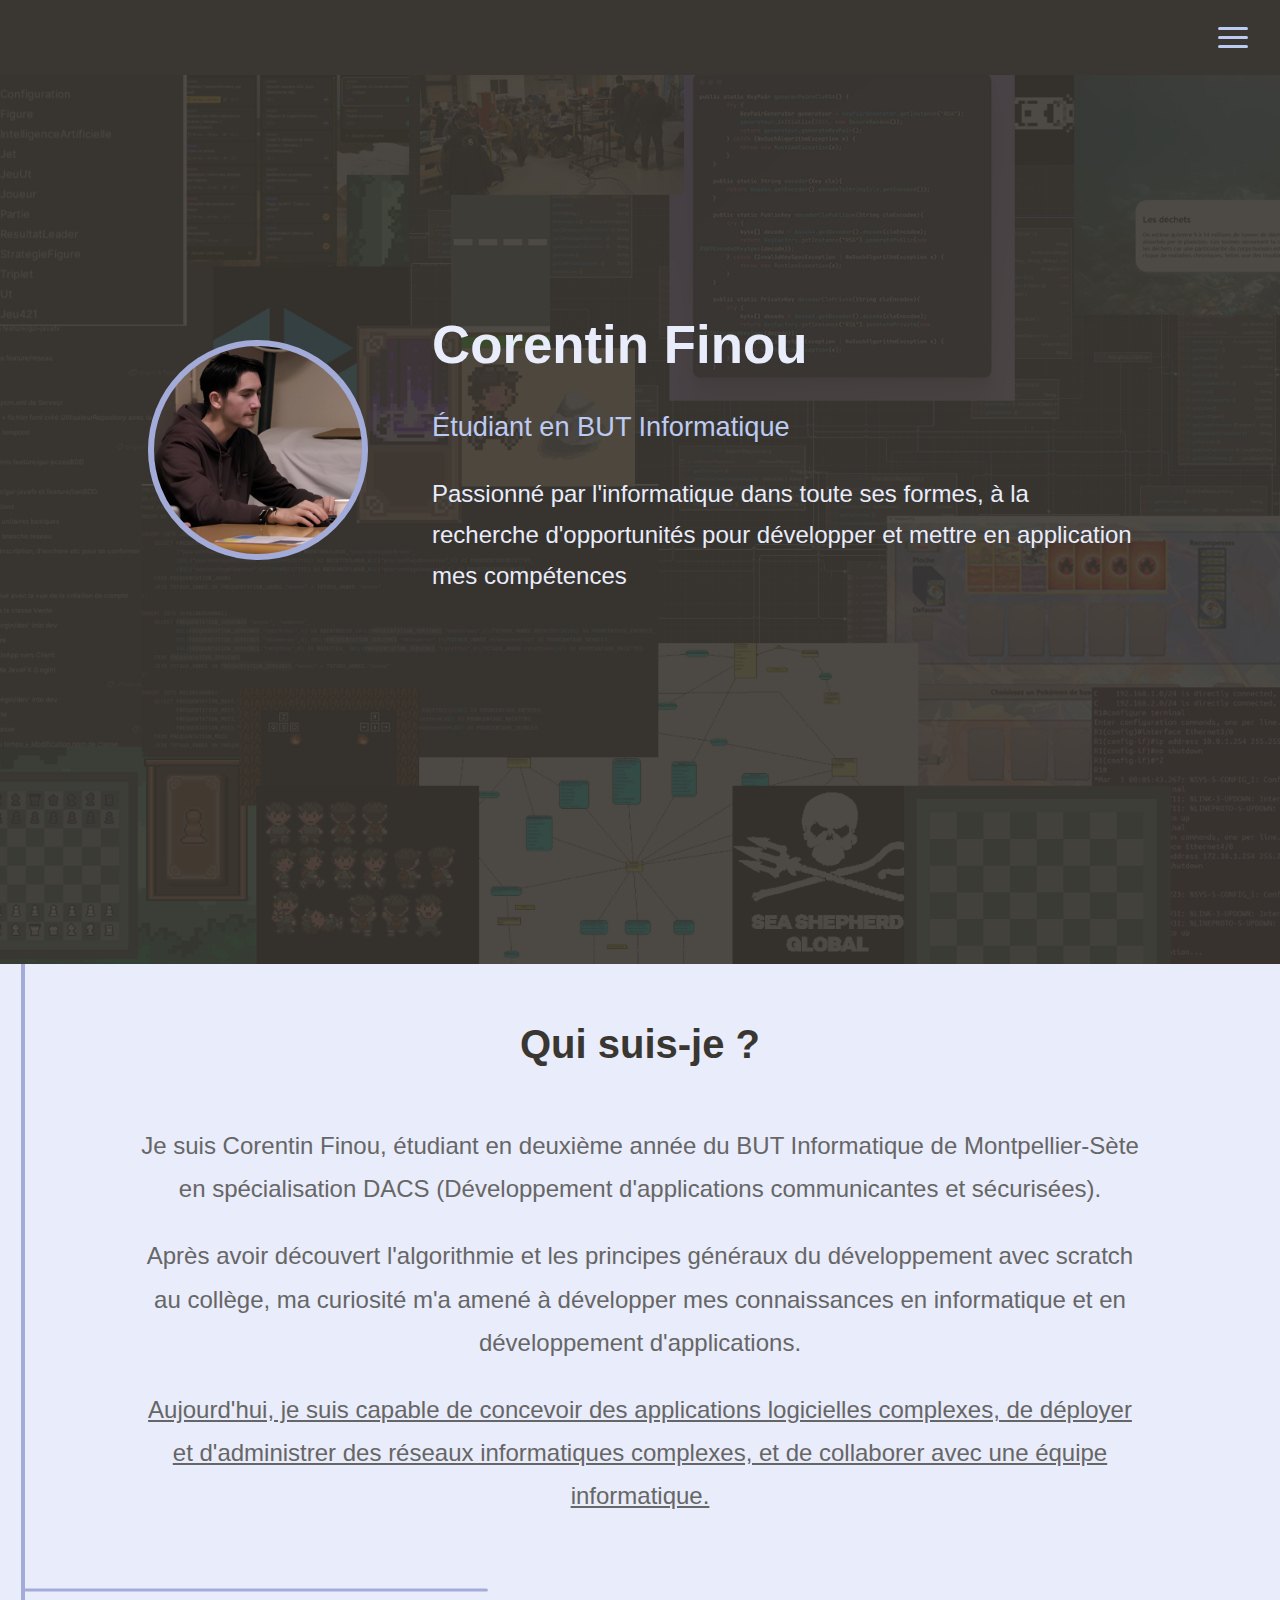
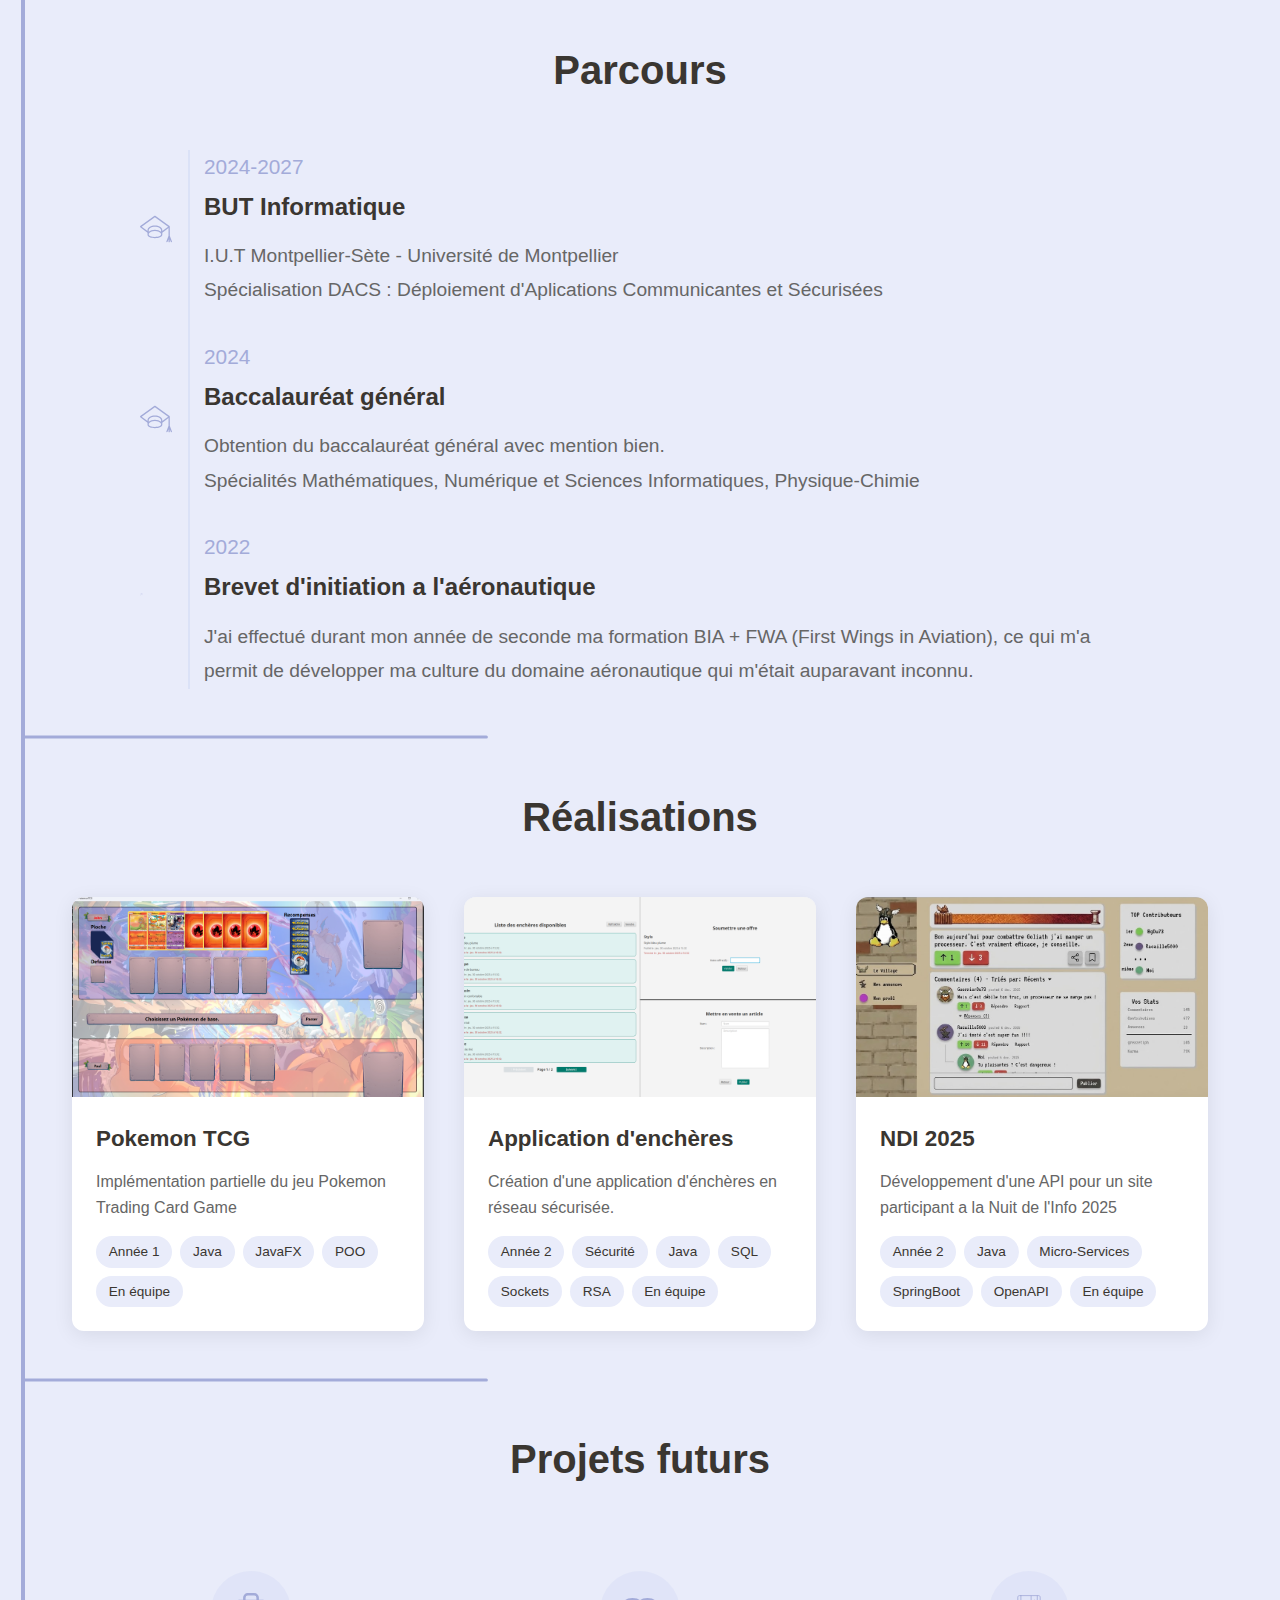
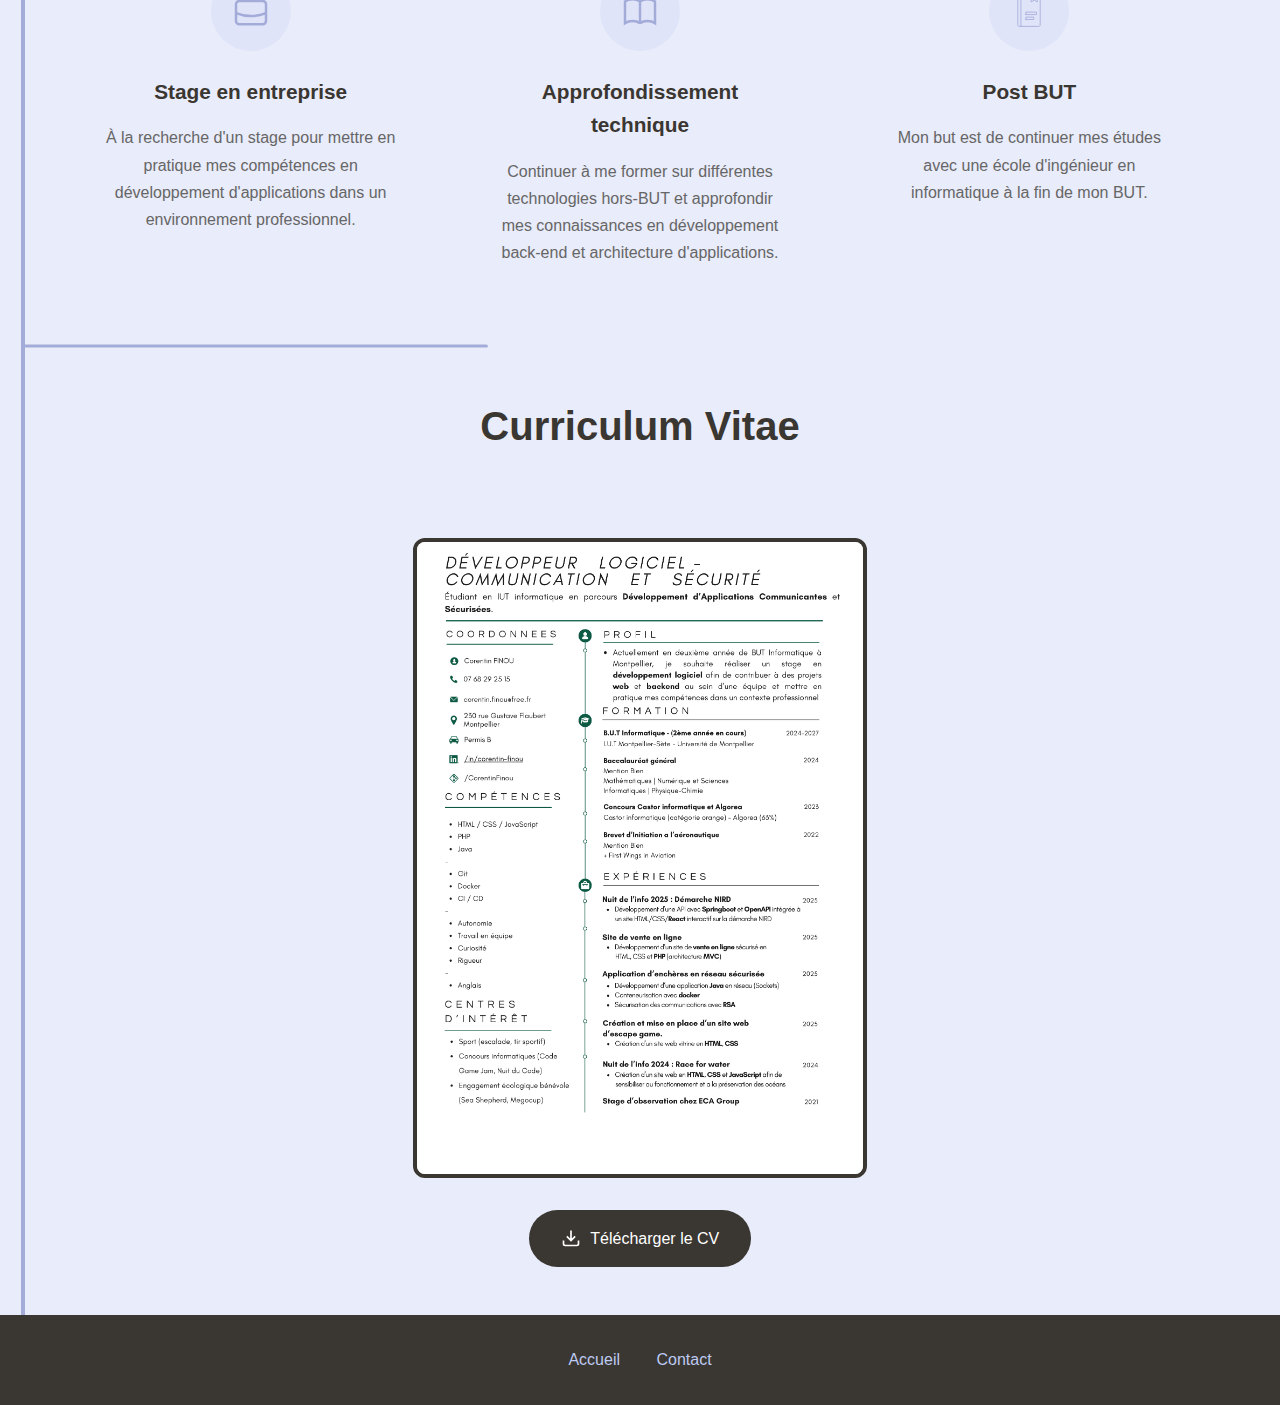
<file: index.html>
<!DOCTYPE html>
<html lang="fr">
<head>
    <meta charset="UTF-8">
    <meta name="viewport" content="width=device-width, initial-scale=1.0">
    <title>Portfolio - Corentin</title>
    <link rel="stylesheet" href="css/commun.css">
    <link rel="stylesheet" href="css/index/index.css">
</head>
<body>
<svg class="cable-svg"></svg>

<header>
    <div class="burger-container">
        <div class="burger" id="burger">
            <span></span>
            <span></span>
            <span></span>
        </div>
    </div>
</header>

<nav id="nav">
    <a href="index.html">Accueil</a>
    <a href="#presentation">Présentation</a>
    <a href="#parcours">Parcours</a>
    <a href="#realisations">Réalisations</a>
    <a href="#projets-futurs">Projets futurs</a>
    <a href="#cv">CV</a>
</nav>

<section class="hero" id="accueil">
    <div class="hero-content">
        <div class="profile-pic"></div>
        <div class="hero-text">
            <h1>Corentin Finou</h1>
            <p class="subtitle">Étudiant en BUT Informatique</p>
            <p>Passionné par l'informatique dans toute ses formes, à la recherche d'opportunités pour développer et mettre en application mes compétences </p>
        </div>
    </div>
</section>

<section class="section" id="presentation">
    <h2 class="section-title">Qui suis-je ?</h2>
    <div class="presentation-content">
        <p>Je suis Corentin Finou, étudiant en deuxième année du BUT Informatique de Montpellier-Sète en spécialisation DACS (Développement d'applications communicantes et sécurisées).</p>
        <p>Après avoir découvert l'algorithmie et les principes généraux du développement avec scratch au collège, ma curiosité m'a amené à développer mes connaissances en informatique et en développement d'applications.</p>
        <p><a href="html/portfolioApprentissage.html">Aujourd'hui, je suis capable de concevoir des applications logicielles complexes, de déployer et d'administrer des réseaux informatiques complexes, et de collaborer avec une équipe informatique.</a></p>
    </div>
</section>

<section class="section" id="parcours">
    <h2 class="section-title">Parcours</h2>
    <div class="timeline">
        <div class="timeline-item">
            <div class="timeline-image" aria-hidden="true">
                <!-- Exemple SVG (utilisé à la place du marker) -->
                <svg width="32" height="32" preserveAspectRatio="xMidYMid meet" viewBox="0 0 379.802 379.802" xmlns="http://www.w3.org/2000/svg" aria-hidden="true" focusable="false">
                    <path d="M379.327,337.307l-25.658-68.74V161.591h-0.001c-0.031-2.378-1.189-4.6-3.119-5.988L181.353,33.878
                        c-0.01-0.006-0.239-0.165-0.289-0.196c-2.532-1.731-5.977-1.798-8.61,0.097L3.12,155.602c-1.931,1.389-3.088,3.61-3.119,5.988
                        c-0.032,2.378,1.065,4.63,2.959,6.069l85.921,65.353v25.539c0,26.419,45.277,40.674,87.878,40.674
                        c42.674,0,88.028-14.255,88.028-40.674v-25.539l73.882-56.195v91.749l-25.66,68.741c-1.448,3.881,0.522,8.201,4.403,9.649
                        c0.864,0.323,1.75,0.476,2.622,0.476c3.04,0,5.901-1.863,7.027-4.879l11.607-31.096v28.473c0,4.142,3.357,7.5,7.5,7.5
                        c4.143,0,7.5-3.358,7.5-7.5v-28.469l11.605,31.092c1.126,3.017,3.986,4.879,7.027,4.879c0.871,0,1.758-0.153,2.622-0.476
                        C378.803,345.509,380.775,341.188,379.327,337.307z M249.787,258.551c0,10.468-28.449,25.674-73.028,25.674
                        c-45.152,0-72.878-14.953-72.878-25.674v-12.52c7.912-18.672,38.931-32.615,73.028-32.615c34.044,0,65,13.942,72.878,32.611
                        V258.551z M249.787,221.968c-16.553-14.347-43.563-23.552-72.878-23.552c-29.375,0-56.446,9.218-73.028,23.581v-17.485
                        c0-22.895,33.443-42.238,73.028-42.238c39.504,0,72.878,19.343,72.878,42.238V221.968z M264.787,214.167v-9.654
                        c0-15.979-9.623-30.735-27.096-41.548c-16.352-10.118-37.938-15.69-60.782-15.69c-22.852,0-44.463,5.571-60.851,15.687
                        c-17.526,10.817-27.178,25.574-27.178,41.552v9.654l-68.771-52.309L176.835,49.104l156.725,112.754L264.787,214.167z"/>
                </svg>
            </div>
            <div class="timeline-content">
                <h3>2024-2027</h3>
                <h4>BUT Informatique</h4>
                <p>I.U.T Montpellier-Sète - Université de Montpellier</p>
                <p>Spécialisation DACS : Déploiement d'Aplications Communicantes et Sécurisées</p>
            </div>
        </div>
        <div class="timeline-item">
            <div class="timeline-image" aria-hidden="true">
                <!-- Réutilisation du même SVG pour la deuxième entrée -->
                <svg width="32" height="32" preserveAspectRatio="xMidYMid meet" viewBox="0 0 379.802 379.802" xmlns="http://www.w3.org/2000/svg" aria-hidden="true" focusable="false">
                    <path d="M379.327,337.307l-25.658-68.74V161.591h-0.001c-0.031-2.378-1.189-4.6-3.119-5.988L181.353,33.878
                        c-0.01-0.006-0.239-0.165-0.289-0.196c-2.532-1.731-5.977-1.798-8.61,0.097L3.12,155.602c-1.931,1.389-3.088,3.61-3.119,5.988
                        c-0.032,2.378,1.065,4.63,2.959,6.069l85.921,65.353v25.539c0,26.419,45.277,40.674,87.878,40.674
                        c42.674,0,88.028-14.255,88.028-40.674v-25.539l73.882-56.195v91.749l-25.66,68.741c-1.448,3.881,0.522,8.201,4.403,9.649
                        c0.864,0.323,1.75,0.476,2.622,0.476c3.04,0,5.901-1.863,7.027-4.879l11.607-31.096v28.473c0,4.142,3.357,7.5,7.5,7.5
                        c4.143,0,7.5-3.358,7.5-7.5v-28.469l11.605,31.092c1.126,3.017,3.986,4.879,7.027,4.879c0.871,0,1.758-0.153,2.622-0.476
                        C378.803,345.509,380.775,341.188,379.327,337.307z M249.787,258.551c0,10.468-28.449,25.674-73.028,25.674
                        c-45.152,0-72.878-14.953-72.878-25.674v-12.52c7.912-18.672,38.931-32.615,73.028-32.615c34.044,0,65,13.942,72.878,32.611
                        V258.551z M249.787,221.968c-16.553-14.347-43.563-23.552-72.878-23.552c-29.375,0-56.446,9.218-73.028,23.581v-17.485
                        c0-22.895,33.443-42.238,73.028-42.238c39.504,0,72.878,19.343,72.878,42.238V221.968z M264.787,214.167v-9.654
                        c0-15.979-9.623-30.735-27.096-41.548c-16.352-10.118-37.938-15.69-60.782-15.69c-22.852,0-44.463,5.571-60.851,15.687
                        c-17.526,10.817-27.178,25.574-27.178,41.552v9.654l-68.771-52.309L176.835,49.104l156.725,112.754L264.787,214.167z"/>
                </svg>
            </div>
            <div class="timeline-content">
                <h3>2024</h3>
                <h4>Baccalauréat général</h4>
                <p>Obtention du baccalauréat général avec mention bien.</p>
                <p>Spécialités Mathématiques, Numérique et Sciences Informatiques, Physique-Chimie</p>
            </div>
        </div>
        <div class="timeline-item">
            <div class="timeline-image" aria-hidden="true">
                <!-- Même SVG pour la troisième entrée -->
                <svg width="32" height="32" preserveAspectRatio="xMidYMid meet" viewBox="0 0 379.802 379.802" xmlns="http://www.w3.org/2000/svg" aria-hidden="true" focusable="false">
                    <path d="M9.123 30.464l-1.33-6.268-6.318-1.397 1.291-2.475 5.785-0.316c0.297-0.386 0.96-1.234 1.374-1.648l5.271-5.271-10.989-5.388 2.782-2.782 13.932 2.444 4.933-4.933c0.585-0.585 1.496-0.894 2.634-0.894 0.776 0 1.395 0.143 1.421 0.149l0.3 0.070 0.089 0.295c0.469 1.55 0.187 3.298-0.67 4.155l-4.956 4.956 2.434 13.875-2.782 2.782-5.367-10.945-4.923 4.924c-0.518 0.517-1.623 1.536-2.033 1.912l-0.431 5.425-2.449 1.329zM3.065 22.059l5.63 1.244 1.176 5.544 0.685-0.372 0.418-5.268 0.155-0.142c0.016-0.014 1.542-1.409 2.153-2.020l5.978-5.979 5.367 10.945 1.334-1.335-2.434-13.876 5.349-5.348c0.464-0.464 0.745-1.598 0.484-2.783-0.216-0.032-0.526-0.066-0.87-0.066-0.593 0-1.399 0.101-1.881 0.582l-5.325 5.325-13.933-2.444-1.335 1.334 10.989 5.388-6.326 6.326c-0.483 0.482-1.418 1.722-1.428 1.734l-0.149 0.198-5.672 0.31-0.366 0.702z" fill="currentColor"></path>
                </svg>
            </div>
            <div class="timeline-content">
                <h3>2022</h3>
                <h4>Brevet d'initiation a l'aéronautique</h4>
                <p>J'ai effectué durant mon année de seconde ma formation BIA + FWA (First Wings in Aviation), ce qui m'a permit de développer ma culture du domaine aéronautique qui m'était auparavant inconnu.</p>
            </div>
        </div>
    </div>
</section>

<section class="section" id="realisations">
    <h2 class="section-title">Réalisations</h2>
    <div class="realisations-grid">
        <a href="html/pkmTCG.html" class="realisation-card">
            <div class="realisation-image">
                <img src="css/images/realisations/pkmTCG/pkmTCGGeneral.png" alt="Pokemon TCG">
            </div>
            <div class="realisation-content">
                <h3>Pokemon TCG</h3>
                <p>Implémentation partielle du jeu Pokemon Trading Card Game</p>
                <div class="realisation-tags">
                    <span class="tag">Année 1</span>
                    <span class="tag">Java</span>
                    <span class="tag">JavaFX</span>
                    <span class="tag">POO</span>
                    <span class="tag">En équipe</span>
                </div>
            </div>
        </a>

        <a href="html/appliEncheres.html" class="realisation-card">
            <div class="realisation-image">
                    <img src="css/images/realisations/encheres/AppliEnchereGeneral.png" alt="Appli enchères">
            </div>
            <div class="realisation-content">
                <h3>Application d'enchères</h3>
                <p>Création d'une application d'énchères en réseau sécurisée.</p>
                <div class="realisation-tags">
                    <span class="tag">Année 2</span>
                    <span class="tag">Sécurité</span>
                    <span class="tag">Java</span>
                    <span class="tag">SQL</span>
                    <span class="tag">Sockets</span>
                    <span class="tag">RSA</span>
                    <span class="tag">En équipe</span>
                </div>
            </div>
        </a>

        <a href="html/ndi2025.html" class="realisation-card">
            <div class="realisation-image">
                <img src="css/images/realisations/ndi2025/siteNDIGeneral.png" alt="siteNdi2025">
            </div>
            <div class="realisation-content">
                <h3>NDI 2025</h3>
                <p>Développement d'une API pour un site participant a la Nuit de l'Info 2025</p>
                <div class="realisation-tags">
                    <span class="tag">Année 2</span>
                    <span class="tag">Java</span>
                    <span class="tag">Micro-Services</span>
                    <span class="tag">SpringBoot</span>
                    <span class="tag">OpenAPI</span>
                    <span class="tag">En équipe</span>
                </div>
            </div>
        </a>
    </div>
</section>

<section class="section" id="projets-futurs">
    <h2 class="section-title">Projets futurs</h2>
    <div class="future-projects">
        <div class="future-card">
            <div class="future-icon">
                <svg viewBox="0 0 24 24" fill="none" stroke="currentColor" stroke-width="1.5" width="40" height="40">
                    <path d="M21 13.255A23.931 23.931 0 0112 15c-3.183 0-6.22-.62-9-1.745M16 6V4a2 2 0 00-2-2h-4a2 2 0 00-2 2v2m4 6h.01M5 20h14a2 2 0 002-2V8a2 2 0 00-2-2H5a2 2 0 00-2 2v10a2 2 0 002 2z"/>
                </svg>
            </div>
            <h3>Stage en entreprise</h3>
            <p>À la recherche d'un stage pour mettre en pratique mes compétences en développement d'applications dans un environnement professionnel.</p>
        </div>
        <div class="future-card">
            <div class="future-icon">
                <svg viewBox="0 0 24 24" fill="none" stroke="currentColor" stroke-width="1.5" width="40" height="40">
                    <path d="M12 6.253v13m0-13C10.832 5.477 9.246 5 7.5 5S4.168 5.477 3 6.253v13C4.168 18.477 5.754 18 7.5 18s3.332.477 4.5 1.253m0-13C13.168 5.477 14.754 5 16.5 5c1.747 0 3.332.477 4.5 1.253v13C19.832 18.477 18.247 18 16.5 18c-1.746 0-3.332.477-4.5 1.253"/>
                </svg>
            </div>
            <h3>Approfondissement technique</h3>
            <p>Continuer à me former sur différentes technologies hors-BUT et approfondir mes connaissances en développement back-end et architecture d'applications.</p>
        </div>
        <div class="future-card">
            <div class="future-icon">
                <svg viewBox="0 0 48 48" id="a" xmlns="http://www.w3.org/2000/svg" fill="#A3ABD9" stroke="#A3ABD9" width="40" height="40">
                    <g id="SVGRepo_bgCarrier" stroke-width="0"></g>
                    <g id="SVGRepo_tracerCarrier" stroke-linecap="round" stroke-linejoin="round"></g>
                    <g id="SVGRepo_iconCarrier"> <defs>
                        <style>.b{fill:none;stroke:#A3ABD9;stroke-linecap:round;stroke-linejoin:round;}</style> </defs> <g> <path class="b" d="m14.2722,5.5246h-1.98c-.9469,0-1.7217.8527-1.7217,1.8949v33.1611c0,1.0422.7748,1.8949,1.7217,1.8949h1.98"></path> <path class="b" d="m14.2722,5.5246v36.9509h21.4354c.9469,0,1.7217-.8527,1.7217-1.8949V7.4195c0-1.0422-.7748-1.8949-1.7217-1.8949H14.2722Z"></path> </g> <g> <path class="b" d="m26.5487,5.8464v7.2056l3.6902-2.1302,3.7233,2.1492v-7.4582"></path> <path class="b" d="m20.1848,28.2985h12.8259v-2.9163h-12.8259c.0002.9721,0,1.9442,0,2.9163Z"></path> <path class="b" d="m20.1848,34.1672h9.5194v-2.8357h-9.5194c.0002.9721,0,1.8636,0,2.8357Z"></path> </g> </g></svg>
            </div>
            <h3>Post BUT</h3>
            <p>Mon but est de continuer mes études avec une école d'ingénieur en informatique à la fin de mon BUT.</p>
        </div>
    </div>
</section>

<section class="section" id="cv">
    <h2 class="section-title">Curriculum Vitae</h2>
    <div class="cv-image">
        <img src="css/images/index/FINOU-CV.png" alt="imageCV" id="cv-img" style="cursor: pointer;">
    </div>
    <div class="cv-content">
        <div class="cv-actions">
            <a href="css/images/FINOU-CV.pdf" class="btn btn--primary" download>
                <svg viewBox="0 0 24 24" fill="none" stroke="currentColor" stroke-width="2" width="20" height="20">
                    <path d="M21 15v4a2 2 0 01-2 2H5a2 2 0 01-2-2v-4m4-5l5 5 5-5m-5 5V3"/>
                </svg>
                <span>Télécharger le CV</span>
            </a>
        </div>
    </div>
</section>

<!-- Modal pour le zoom -->
<div id="image-modal" class="image-modal">
    <span class="close-modal">&times;</span>
    <img class="modal-content" id="zoomed-img">
</div>


<footer>
    <p>
        <a href="index.html">Accueil</a>
        <a href="html/contact.html">Contact</a>
    </p>
</footer>

<script src="js/commun.js"></script>
<script src="js/index.js"></script>
</body>
</html>
</file>
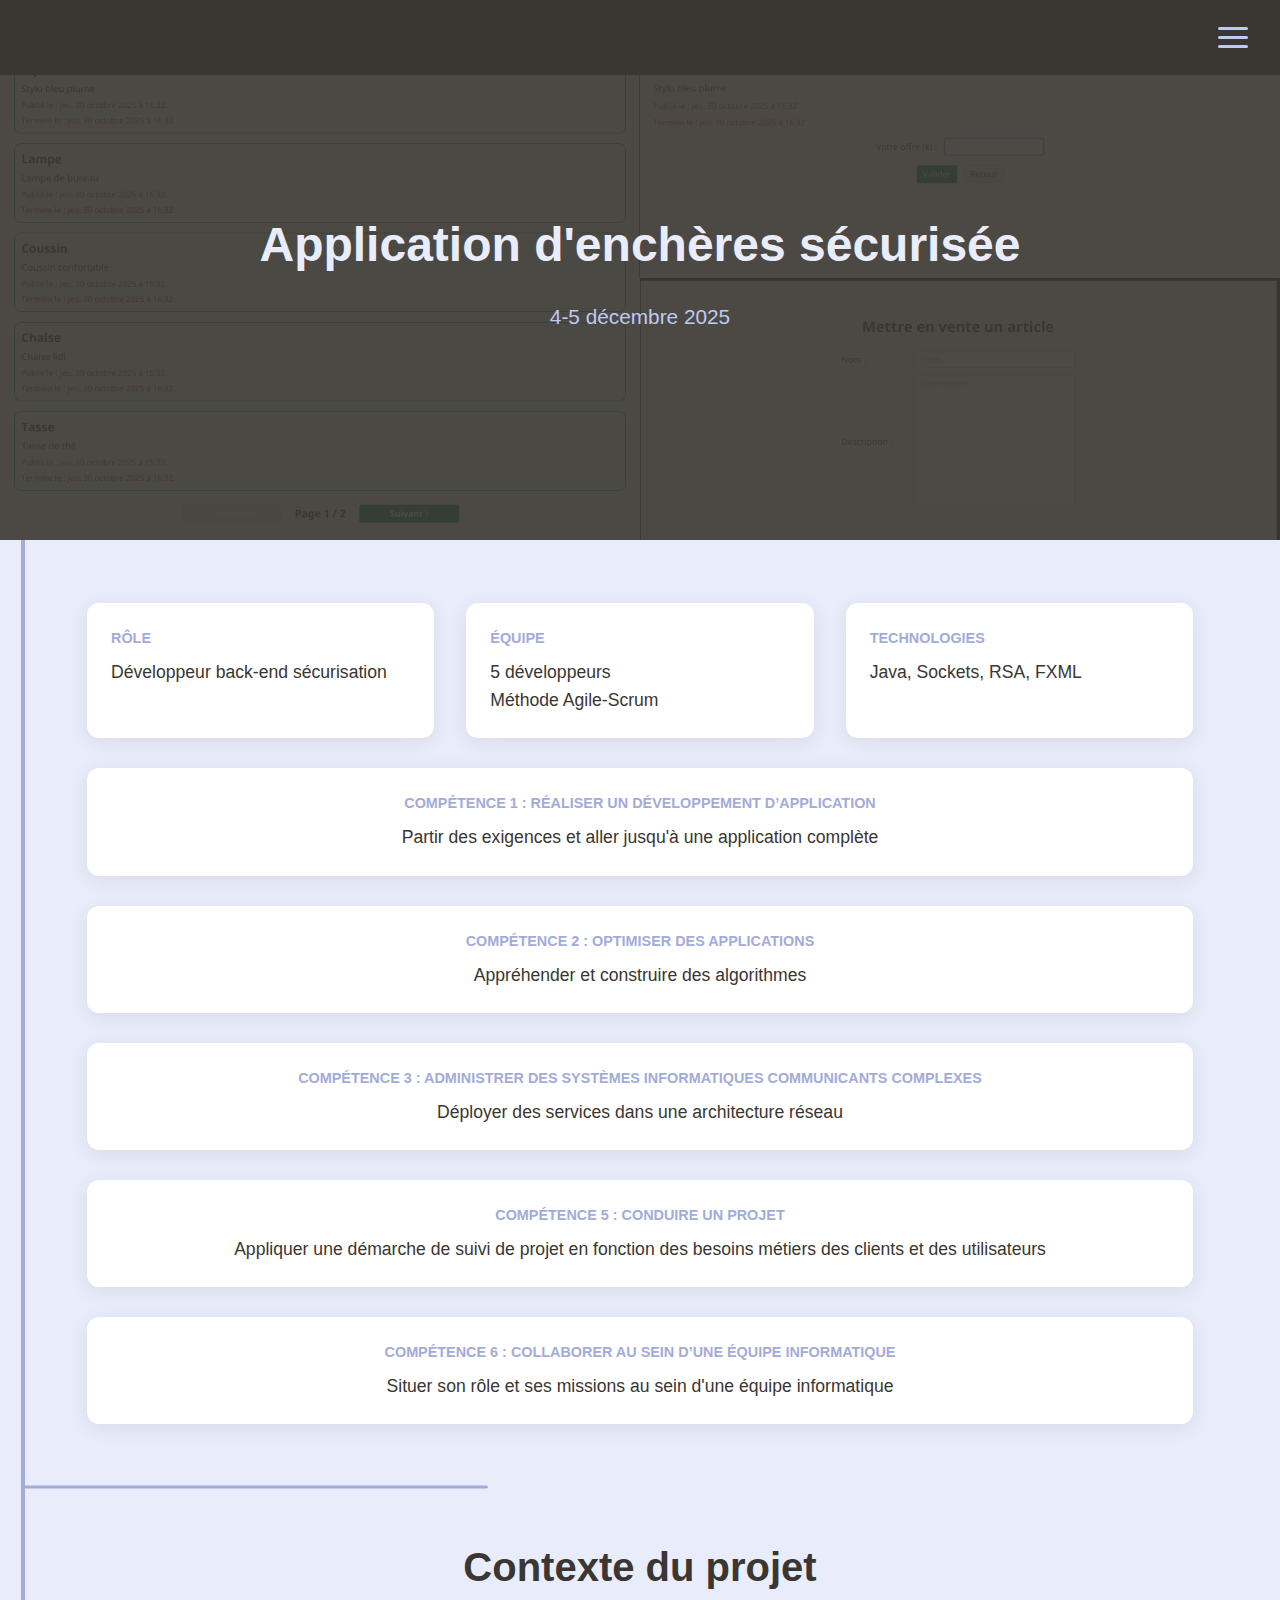
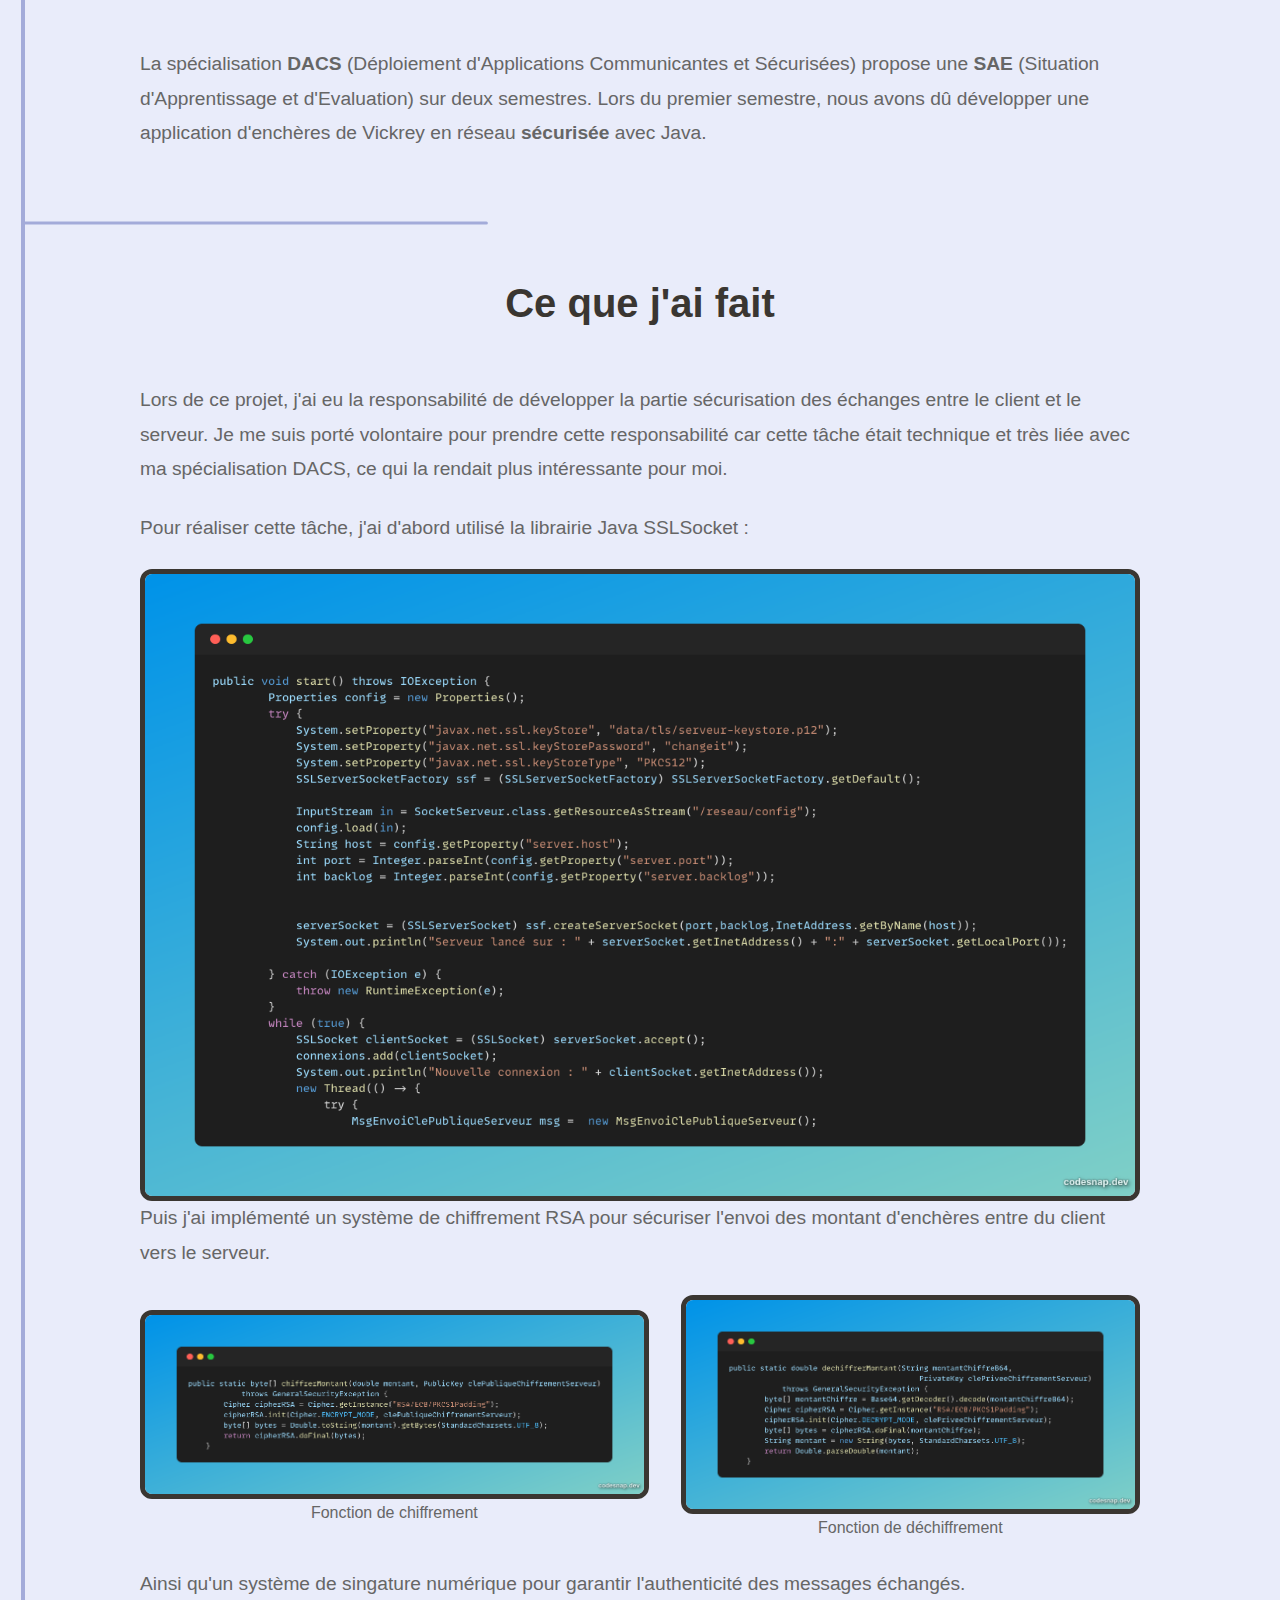
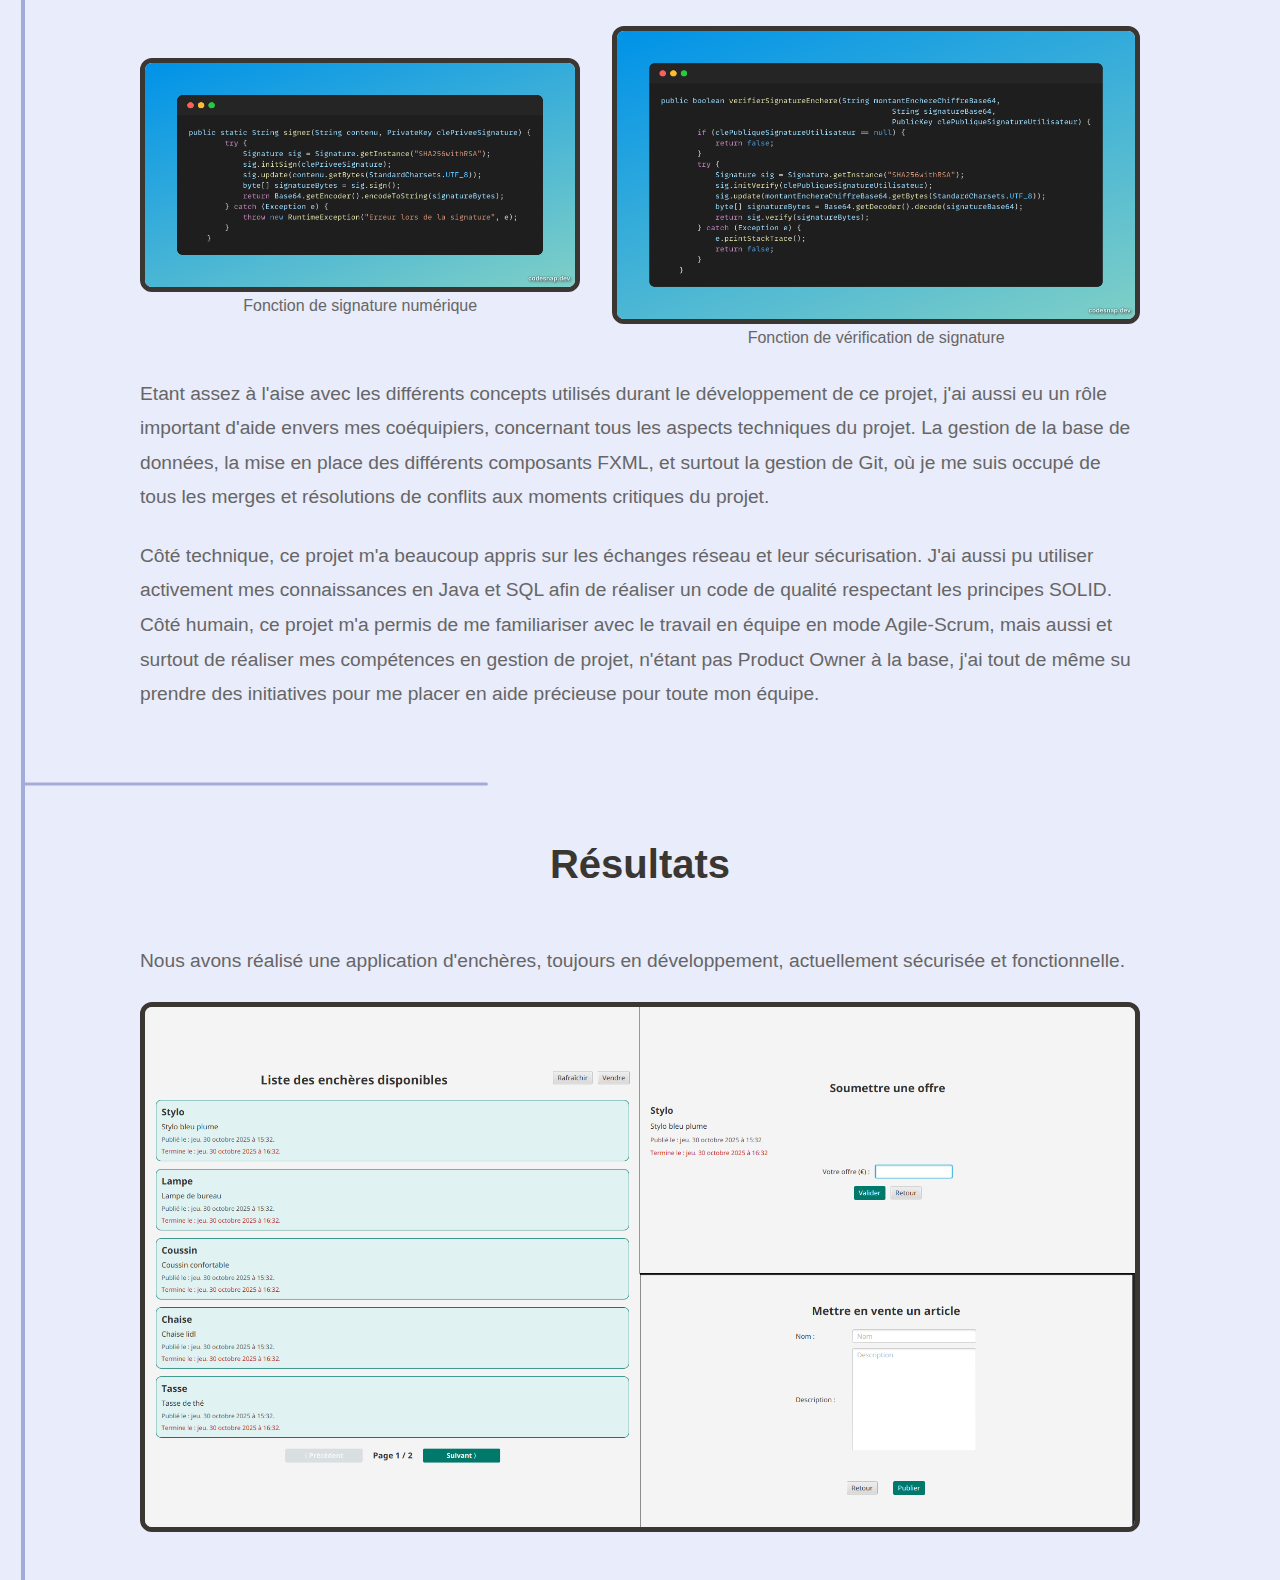
<file: html/appliEncheres.html>
<!DOCTYPE html>
<html lang="fr">
<head>
    <meta charset="UTF-8">
    <meta name="viewport" content="width=device-width, initial-scale=1.0">
    <title>Application d'enchères sécurisée</title>
    <link rel="stylesheet" href="../css/commun.css">
    <link rel="stylesheet" href="../css/realisations/encheres/realisationAppliEncheres.css">
    <link rel="stylesheet" href="../css/realisations/realisations.css">
</head>
<body>
    <header>
        <div class="burger-container">
            <div class="burger" id="burger">
                <span></span>
                <span></span>
                <span></span>
            </div>
        </div>
    </header>

    <nav id="nav">
        <a href="../index.html#accueil">Accueil</a>
        <a href="#contexte">Contexte</a>
        <a href="#contribution">Contribution</a>
        <a href="#resultats">Résultats</a>

    </nav>

    <svg class="cable-svg" id="cable-svg"></svg>

    <section class="realisation-hero">
        <div>
            <h1>Application d'enchères sécurisée</h1>
            <p>4-5 décembre 2025</p>
        </div>
    </section>

    <section class="section">
        <div class="project-details">
            <div class="detail-card">
                <h3>Rôle</h3>
                <p>Développeur back-end sécurisation</p>
            </div>
            <div class="detail-card">
                <h3>Équipe</h3>
                <p>5 développeurs</p>
                <p>Méthode Agile-Scrum</p>
            </div>
            <div class="detail-card">
                <h3>Technologies</h3>
                <p>Java, Sockets, RSA, FXML</p>
            </div>
        </div>
        <div class="project-details comp">
            <div class="detail-card">
                <h3>Compétence 1 : Réaliser un développement d’application</h3>
                <p>Partir des exigences et aller jusqu'à
                    une application complète</p>
            </div>
        </div>
        <div class="project-details comp">
            <div class="detail-card">
                <h3>Compétence 2 : Optimiser des applications</h3>
                <p>Appréhender et construire des
                    algorithmes</p>
            </div>
        </div>
        <div class="project-details comp">
            <div class="detail-card">
                <h3>Compétence 3 : Administrer des systèmes informatiques communicants complexes</h3>
                <p>Déployer des services dans une
                    architecture réseau</p>
            </div>
        </div>
        <div class="project-details comp">
            <div class="detail-card">
                <h3>Compétence 5 : Conduire un projet</h3>
                <p>Appliquer une démarche de suivi de
                    projet en fonction des besoins métiers
                    des clients et des utilisateurs</p>
            </div>
        </div>
        <div class="project-details comp">
            <div class="detail-card">
                <h3>Compétence 6 : Collaborer au sein d’une équipe informatique</h3>
                <p>Situer son rôle et ses missions au sein
                    d'une équipe informatique</p>
            </div>
        </div>
    </section>

    <section class="section" id="contexte">
        <h2 class="section-title">Contexte du projet</h2>
        <div class="project-content">
            <p>
                La spécialisation <strong>DACS</strong> (Déploiement d'Applications Communicantes et Sécurisées) propose une <strong>SAE</strong> (Situation d'Apprentissage et d'Evaluation) sur deux semestres.
                Lors du premier semestre, nous avons dû développer une application d'enchères de Vickrey en réseau <strong>sécurisée</strong> avec Java.
            </p>
        </div>
    </section>

    <section class="section" id="contribution">
        <h2 class="section-title">Ce que j'ai fait</h2>
        <div class="project-content">
            <p>
                Lors de ce projet, j'ai eu la responsabilité de développer la partie sécurisation des échanges entre le client et le serveur.
                Je me suis porté volontaire pour prendre cette responsabilité car cette tâche était technique et très liée avec ma spécialisation DACS, ce qui la rendait plus intéressante pour moi.
            </p>
            <p>Pour réaliser cette tâche, j'ai d'abord utilisé la librairie Java SSLSocket :</p>
            <div class="trace-images-container">
                <div class="trace-image-container">
                    <img src="../css/images/realisations/encheres/startSockets.png" alt="fonctionStart" class="project-image">
                </div>
            </div>

            <p>
                Puis j'ai implémenté un système de chiffrement RSA pour sécuriser l'envoi des montant d'enchères entre du client vers le serveur.
            </p>
            <div class="trace-images-container">
                <div class="trace-image-container">
                    <img src="../css/images/realisations/encheres/chiffrerMontant.png" alt="fonctionChiffrer" class="project-image">
                    <p>Fonction de chiffrement</p>
                </div>
                <div class="trace-image-container">
                    <img src="../css/images/realisations/encheres/déchiffrerMontant.png" alt="fonctionDechiffrer" class="project-image">
                    <p>Fonction de déchiffrement</p>
                </div>
            </div>
            <p>
                Ainsi qu'un système de singature numérique pour garantir l'authenticité des messages échangés.
            </p>
            <div class="trace-images-container">
                <div class="trace-image-container">
                    <img src="../css/images/realisations/encheres/signer.png" alt="fonctionSigner" class="project-image">
                    <p>Fonction de signature numérique</p>
                </div>
                <div class="trace-image-container">
                    <img src="../css/images/realisations/encheres/verifSignature.png" alt="fonctionVerifier" class="project-image">
                    <p>Fonction de vérification de signature</p>
                </div>
            </div>
            <p>
                Etant assez à l'aise avec les différents concepts utilisés durant le développement de ce projet, j'ai aussi eu un rôle important d'aide envers mes coéquipiers, concernant tous
                les aspects techniques du projet. La gestion de la base de données, la mise en place des différents composants FXML, et surtout la gestion de Git, où je me suis occupé de
                tous les merges et résolutions de conflits aux moments critiques du projet.
            </p>
            <p>
                Côté technique, ce projet m'a beaucoup appris sur les échanges réseau et leur sécurisation. J'ai aussi pu utiliser activement mes connaissances en Java et SQL afin de réaliser
                un code de qualité respectant les principes SOLID. <br>
                Côté humain, ce projet m'a permis de me familiariser avec le travail en équipe en mode Agile-Scrum, mais aussi et surtout de réaliser mes compétences en gestion de projet,
                n'étant pas Product Owner à la base, j'ai tout de même su prendre des initiatives pour me placer en aide précieuse pour toute mon équipe.
            </p>
        </div>
    </section>

    <section class="section" id="resultats">
        <h2 class="section-title">Résultats</h2>
        <div class="project-content">
            <p>
                Nous avons réalisé une application d'enchères, toujours en développement, actuellement sécurisée et fonctionnelle.
            </p>
            <div class="trace-images-container">
                <div class="trace-image-container">
                    <img src="../css/images/realisations/encheres/AppliEnchereGeneral.png" alt="pkmTCGGeneral" class="project-image">
                </div>
            </div>
        </div>
    </section>
    <script src="../js/commun.js"></script>

</body>
</html>
</file>
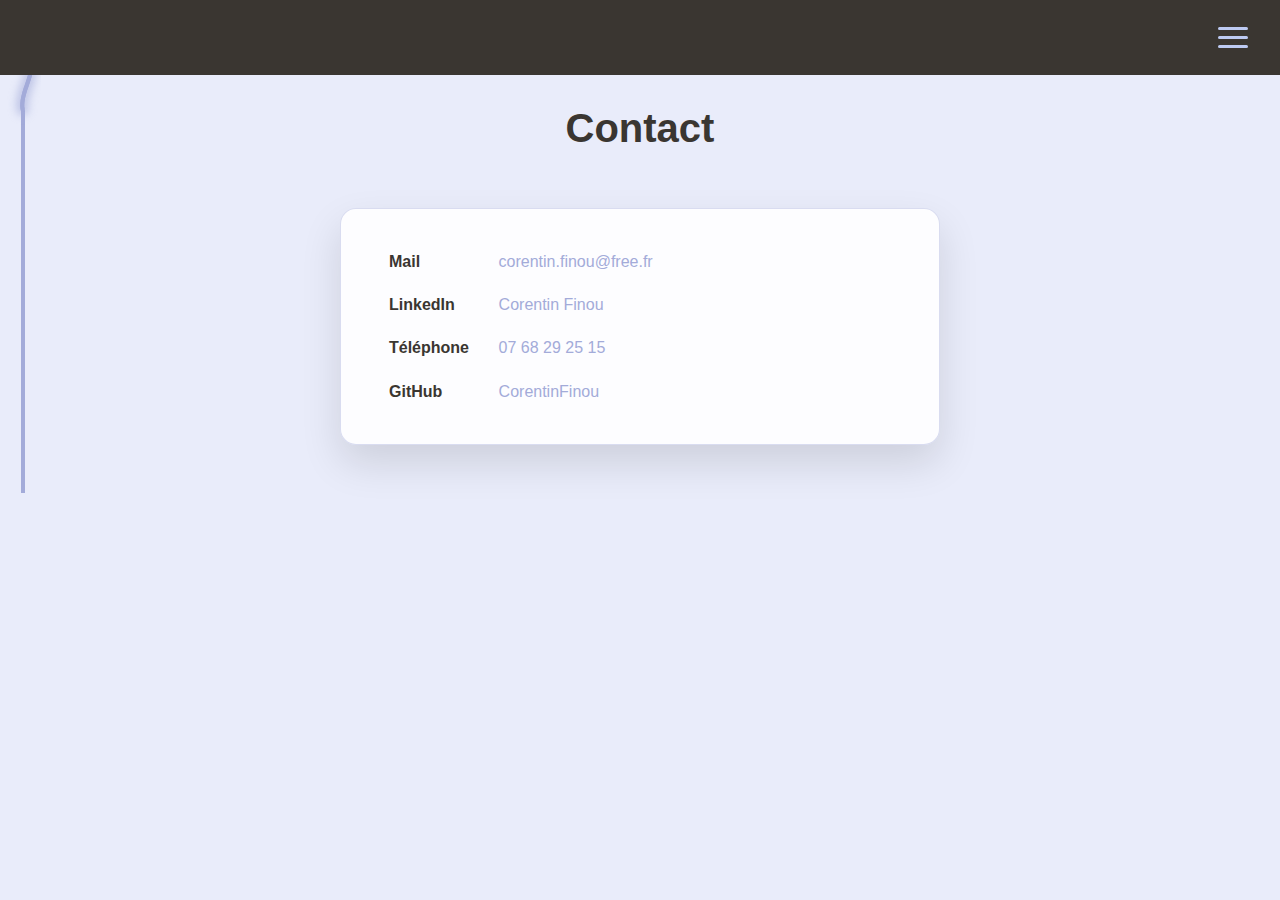
<file: html/contact.html>
<!DOCTYPE html>
<html lang="fr">
<head>
    <meta charset="UTF-8">
    <meta name="viewport" content="width=device-width, initial-scale=1.0">
    <title>Contact</title>
    <link rel="stylesheet" href="../css/commun.css">
    <link rel="stylesheet" href="../css/others/contact.css">
</head>
<body>
    <header>
        <div class="burger-container">
            <div class="burger" id="burger">
                <span></span>
                <span></span>
                <span></span>
            </div>
        </div>
    </header>
    <nav id="nav">
        <a href="../index.html#accueil">Accueil</a>
    </nav>

    <main class="section contact-section">
        <h1 class="section-title">Contact</h1>

        <div class="contact-card">
            <ul class="contact-list">
                <li>
                    <span class="label">Mail</span>
                    <a href="mailto:corentin.finou@free.fr">corentin.finou@free.fr</a>
                </li>
                <li>
                    <span class="label">LinkedIn</span>
                    <a href="https://www.linkedin.com/in/corentin-finou" target="_blank" rel="noopener">
                        Corentin Finou
                    </a>
                </li>
                <li>
                    <span class="label">Téléphone</span>
                    <a href="tel:+33768292515">07&nbsp;68&nbsp;29&nbsp;25&nbsp;15</a>
                </li>
                <li>
                    <span class="label">GitHub</span>
                    <a href="https://github.com/CorentinFinou" target="_blank" rel="noopener">
                        CorentinFinou
                    </a>
                </li>
            </ul>
        </div>
    </main>


    <svg class="cable-svg" id="cable-svg"></svg>
    <script src="../js/commun.js"></script>
</body>
</html>
</file>
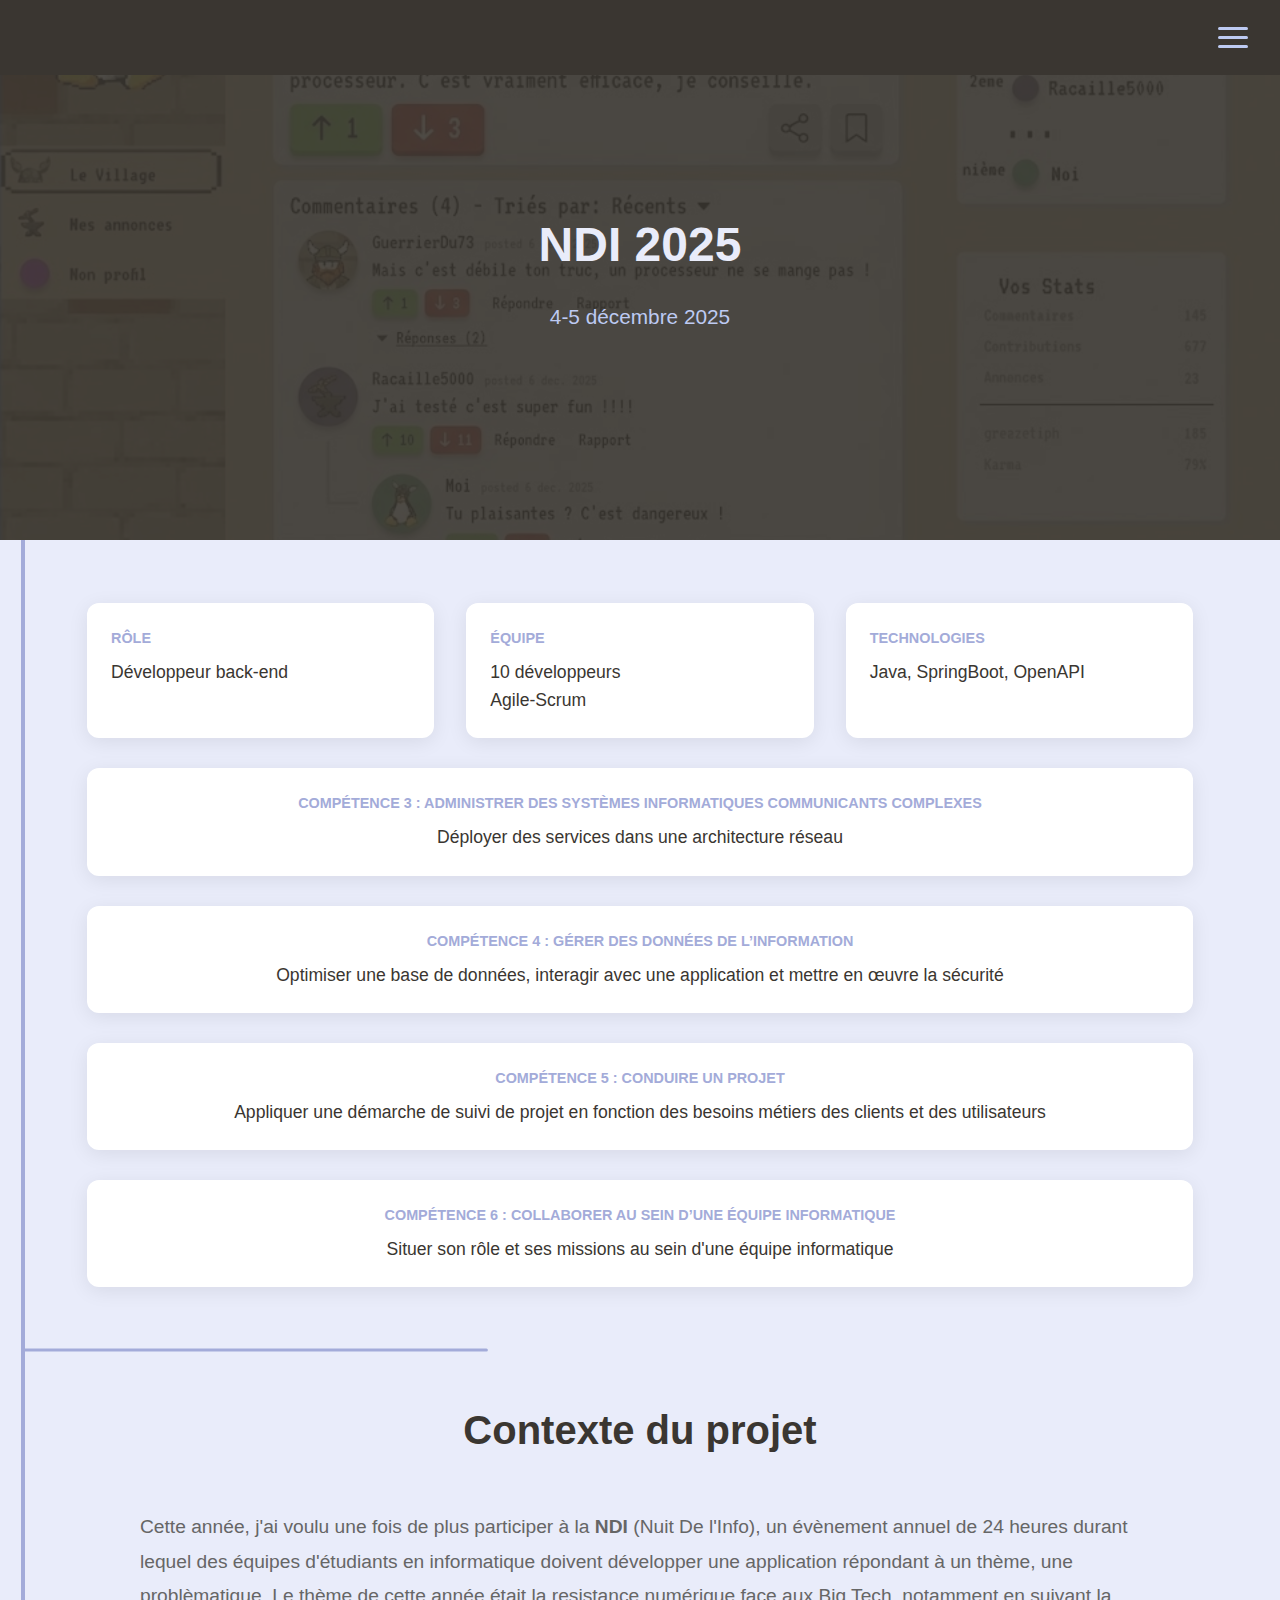
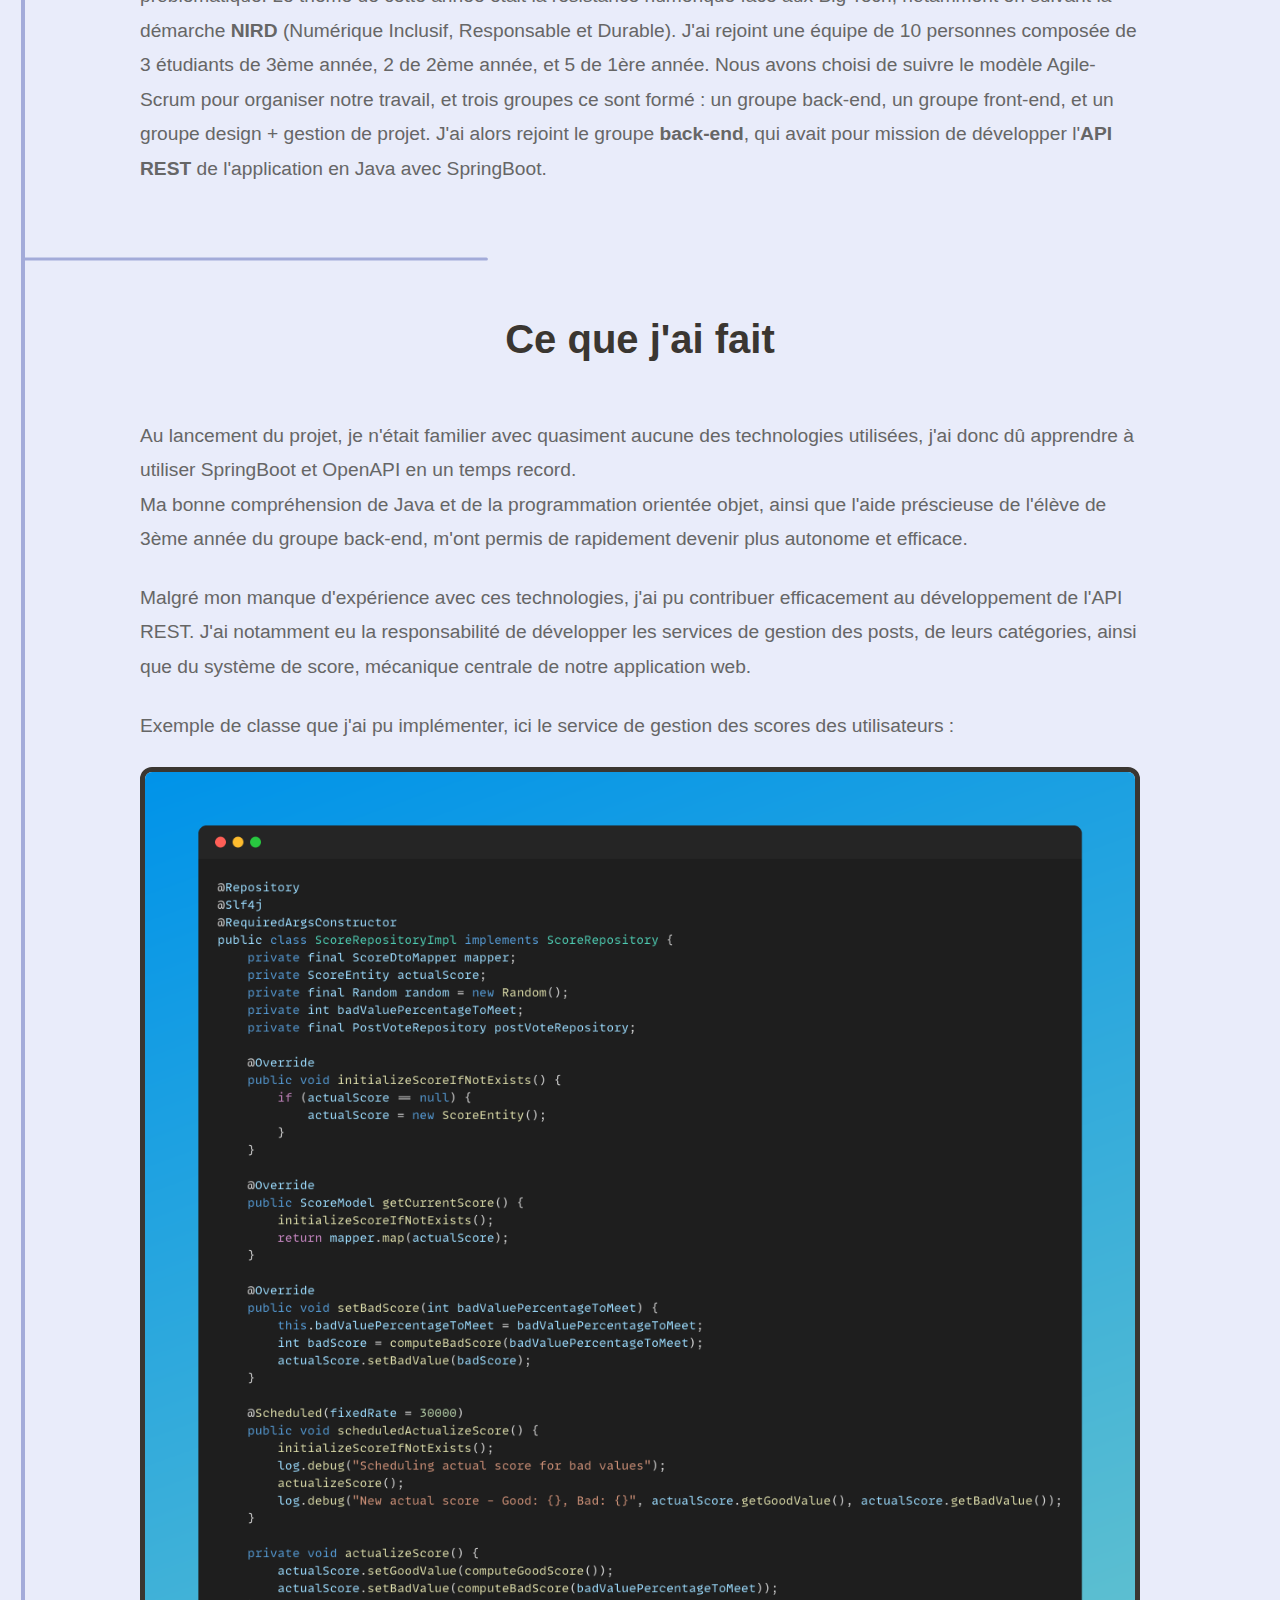
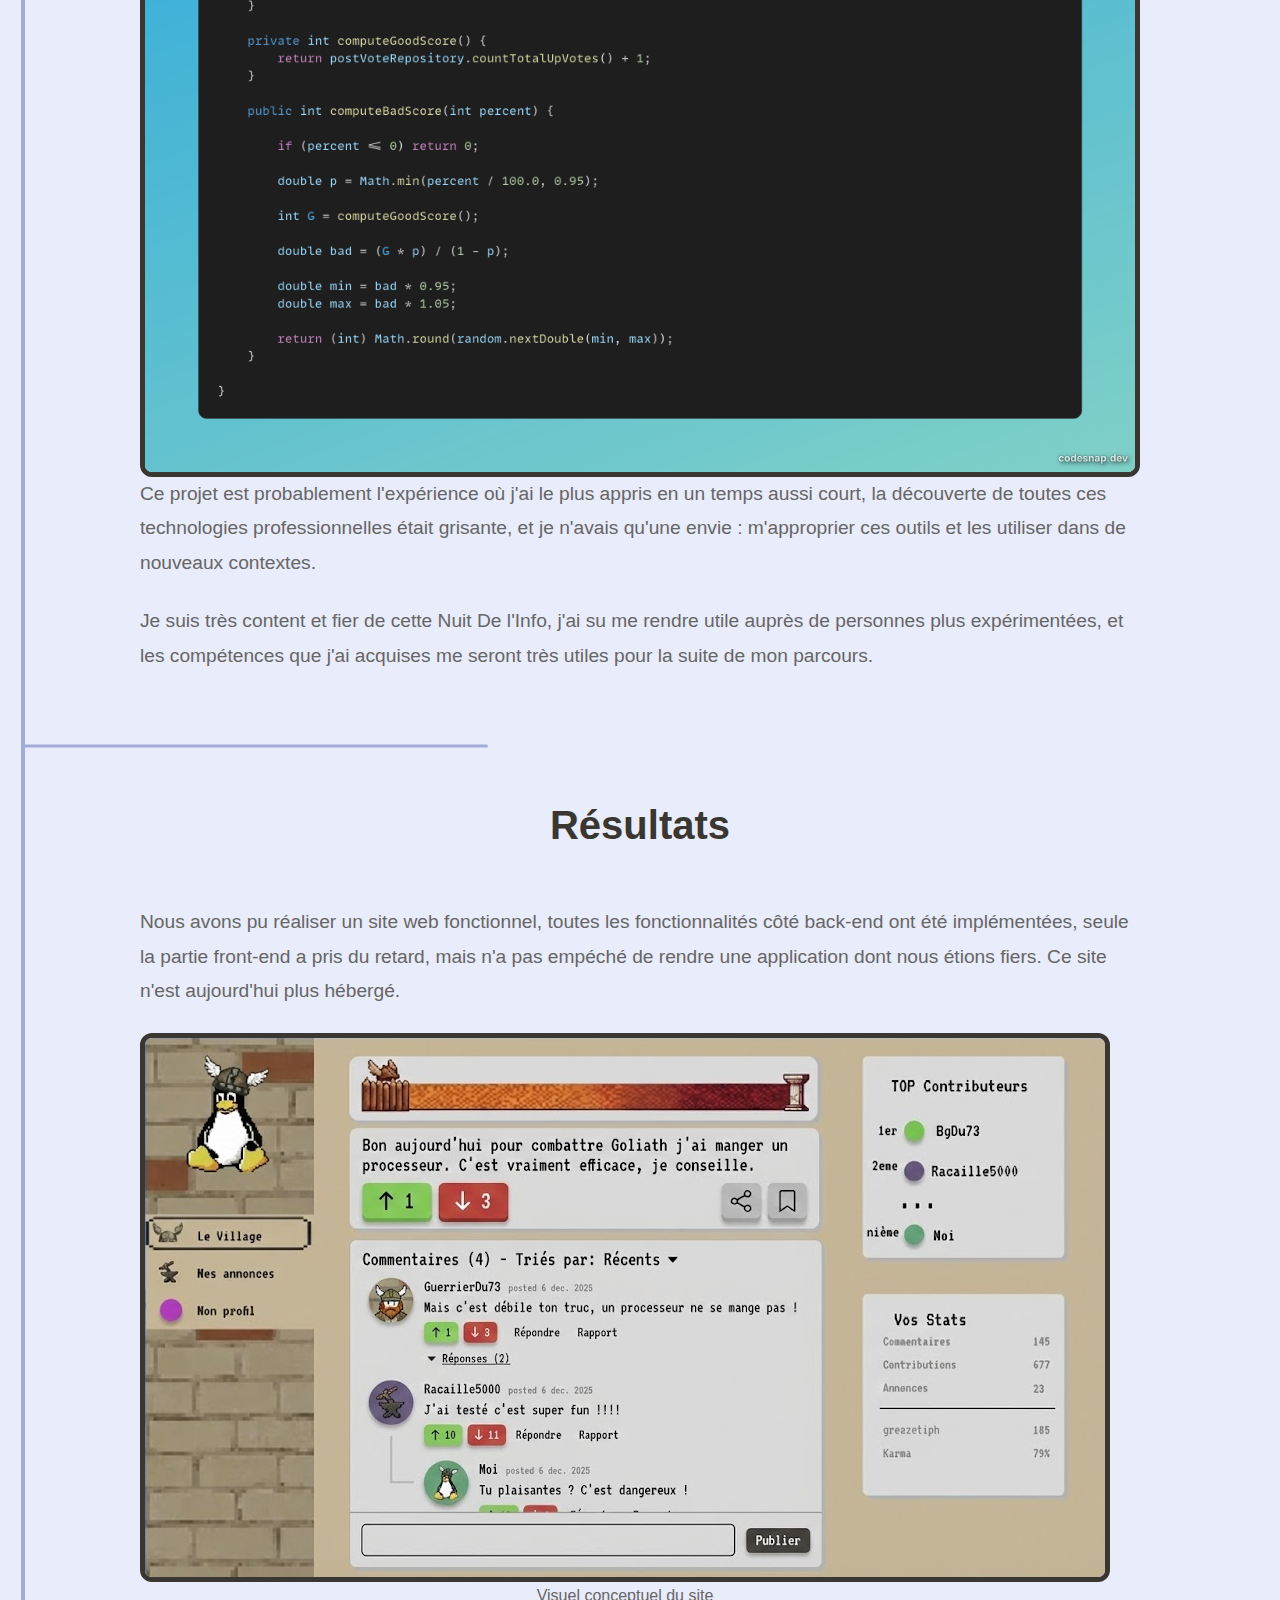
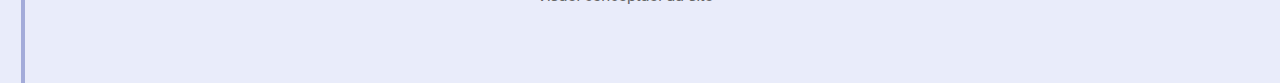
<file: html/ndi2025.html>
<!DOCTYPE html>
<html lang="fr">
<head>
    <meta charset="UTF-8">
    <meta name="viewport" content="width=device-width, initial-scale=1.0">
    <title>Nuit de l'info 2025</title>
    <link rel="stylesheet" href="../css/commun.css">
    <link rel="stylesheet" href="../css/realisations/ndi2025/realisationNdi2025.css">
    <link rel="stylesheet" href="../css/realisations/realisations.css">
</head>
<body>
    <header>
        <div class="burger-container">
            <div class="burger" id="burger">
                <span></span>
                <span></span>
                <span></span>
            </div>
        </div>
    </header>

    <nav id="nav">
        <a href="../index.html#accueil">Accueil</a>
        <a href="#contexte">Contexte</a>
        <a href="#contribution">Contribution</a>
        <a href="#resultats">Résultats</a>
    </nav>

    <svg class="cable-svg" id="cable-svg"></svg>

    <section class="realisation-hero">
        <div>
            <h1>NDI 2025</h1>
            <p>4-5 décembre 2025</p>
        </div>
    </section>

    <section class="section">
        <div class="project-details">
            <div class="detail-card">
                <h3>Rôle</h3>
                <p>Développeur back-end</p>
            </div>
            <div class="detail-card">
                <h3>Équipe</h3>
                <p>10 développeurs</p>
                <p>Agile-Scrum</p>
            </div>
            <div class="detail-card">
                <h3>Technologies</h3>
                <p>Java, SpringBoot, OpenAPI</p>
            </div>
        </div>
        <div class="project-details comp">
            <div class="detail-card">
                <h3>Compétence 3 : Administrer des systèmes informatiques communicants complexes</h3>
                <p>Déployer des services dans une
                architecture réseau</p>
            </div>
        </div>
        <div class="project-details comp">
            <div class="detail-card">
                <h3>Compétence 4 : Gérer des données de l’information</h3>
                <p>Optimiser une base de données,
                    interagir avec une application et mettre
                    en œuvre la sécurité</p>
            </div>
        </div>
        <div class="project-details comp">
            <div class="detail-card">
                <h3>Compétence 5 : Conduire un projet</h3>
                <p>Appliquer une démarche de suivi de
                    projet en fonction des besoins métiers
                    des clients et des utilisateurs</p>
            </div>
        </div>
        <div class="project-details comp">
            <div class="detail-card">
                <h3>Compétence 6 : Collaborer au sein d’une équipe informatique</h3>
                <p>Situer son rôle et ses missions au sein
                    d'une équipe informatique</p>
            </div>
        </div>
    </section>

    <section class="section" id="contexte">
        <h2 class="section-title">Contexte du projet</h2>
        <div class="project-content">
            <p>
                Cette année, j'ai voulu une fois de plus participer à la <strong>NDI</strong> (Nuit De l'Info), un évènement annuel de 24 heures durant lequel des équipes d'étudiants en informatique
                doivent développer une application répondant à un thème, une problèmatique.
                Le thème de cette année était la resistance numérique face aux Big Tech, notamment en suivant la démarche <strong>NIRD</strong> (Numérique Inclusif, Responsable et Durable).
                J'ai rejoint une équipe de 10 personnes composée de 3 étudiants de 3ème année, 2 de 2ème année, et 5 de 1ère année.
                Nous avons choisi de suivre le modèle Agile-Scrum pour organiser notre travail, et trois groupes ce sont formé :
                un groupe back-end, un groupe front-end, et un groupe design + gestion de projet.
                J'ai alors rejoint le groupe <strong>back-end</strong>, qui avait pour mission de développer l'<strong>API REST</strong> de l'application en Java avec SpringBoot.
            </p>
        </div>
    </section>

    <section class="section" id="contribution">
        <h2 class="section-title">Ce que j'ai fait</h2>
        <div class="project-content">
            <p>
                Au lancement du projet, je n'était familier avec quasiment aucune des technologies utilisées, j'ai donc dû apprendre à utiliser SpringBoot et OpenAPI en un temps record.
                <br>Ma bonne compréhension de Java et de la programmation orientée objet, ainsi que l'aide préscieuse de l'élève de 3ème année du groupe back-end, m'ont permis de rapidement devenir plus autonome et efficace.
            </p>
            <p>
                Malgré mon manque d'expérience avec ces technologies, j'ai pu contribuer efficacement au développement de l'API REST.
                J'ai notamment eu la responsabilité de développer les services de gestion des posts, de leurs catégories, ainsi que du système de score, mécanique centrale de notre application web.
            </p>
            <p>
                Exemple de classe que j'ai pu implémenter, ici le service de gestion des scores des utilisateurs :
            </p>
            <div class="trace-images-container">
                <div class="trace-image-container">
                    <img src="../css/images/realisations/ndi2025/scoreRepository.png" alt="scoreRepo" class="project-image">
                </div>
            </div>
            <p>
                Ce projet est probablement l'expérience où j'ai le plus appris en un temps aussi court, la découverte de toutes ces technologies professionnelles était grisante, et je n'avais qu'une envie :
                m'approprier ces outils et les utiliser dans de nouveaux contextes.
            </p>
            <p>
                Je suis très content et fier de cette Nuit De l'Info, j'ai su me rendre utile auprès de personnes plus expérimentées, et les compétences que j'ai acquises me seront très utiles pour la suite de mon parcours.
            </p>
        </div>
    </section>
    <section class="section" id="resultats">
        <h2 class="section-title">Résultats</h2>
        <div class="project-content">
            <p>
                Nous avons pu réaliser un site web fonctionnel, toutes les fonctionnalités côté back-end ont été implémentées, seule la partie front-end a pris du retard, mais n'a pas empéché de rendre une application dont nous étions fiers.
                Ce site n'est aujourd'hui plus hébergé.
            </p>
            <div class="trace-images-container">
                <div class="trace-image-container">
                    <img src="../css/images/realisations/ndi2025/siteNDIGeneral.png" alt="pkmTCGGeneral" class="project-image">
                    <p>Visuel conceptuel du site</p>
                </div>
            </div>
        </div>
    </section>
    <script src="../js/commun.js"></script>

</body>
</html>
</file>
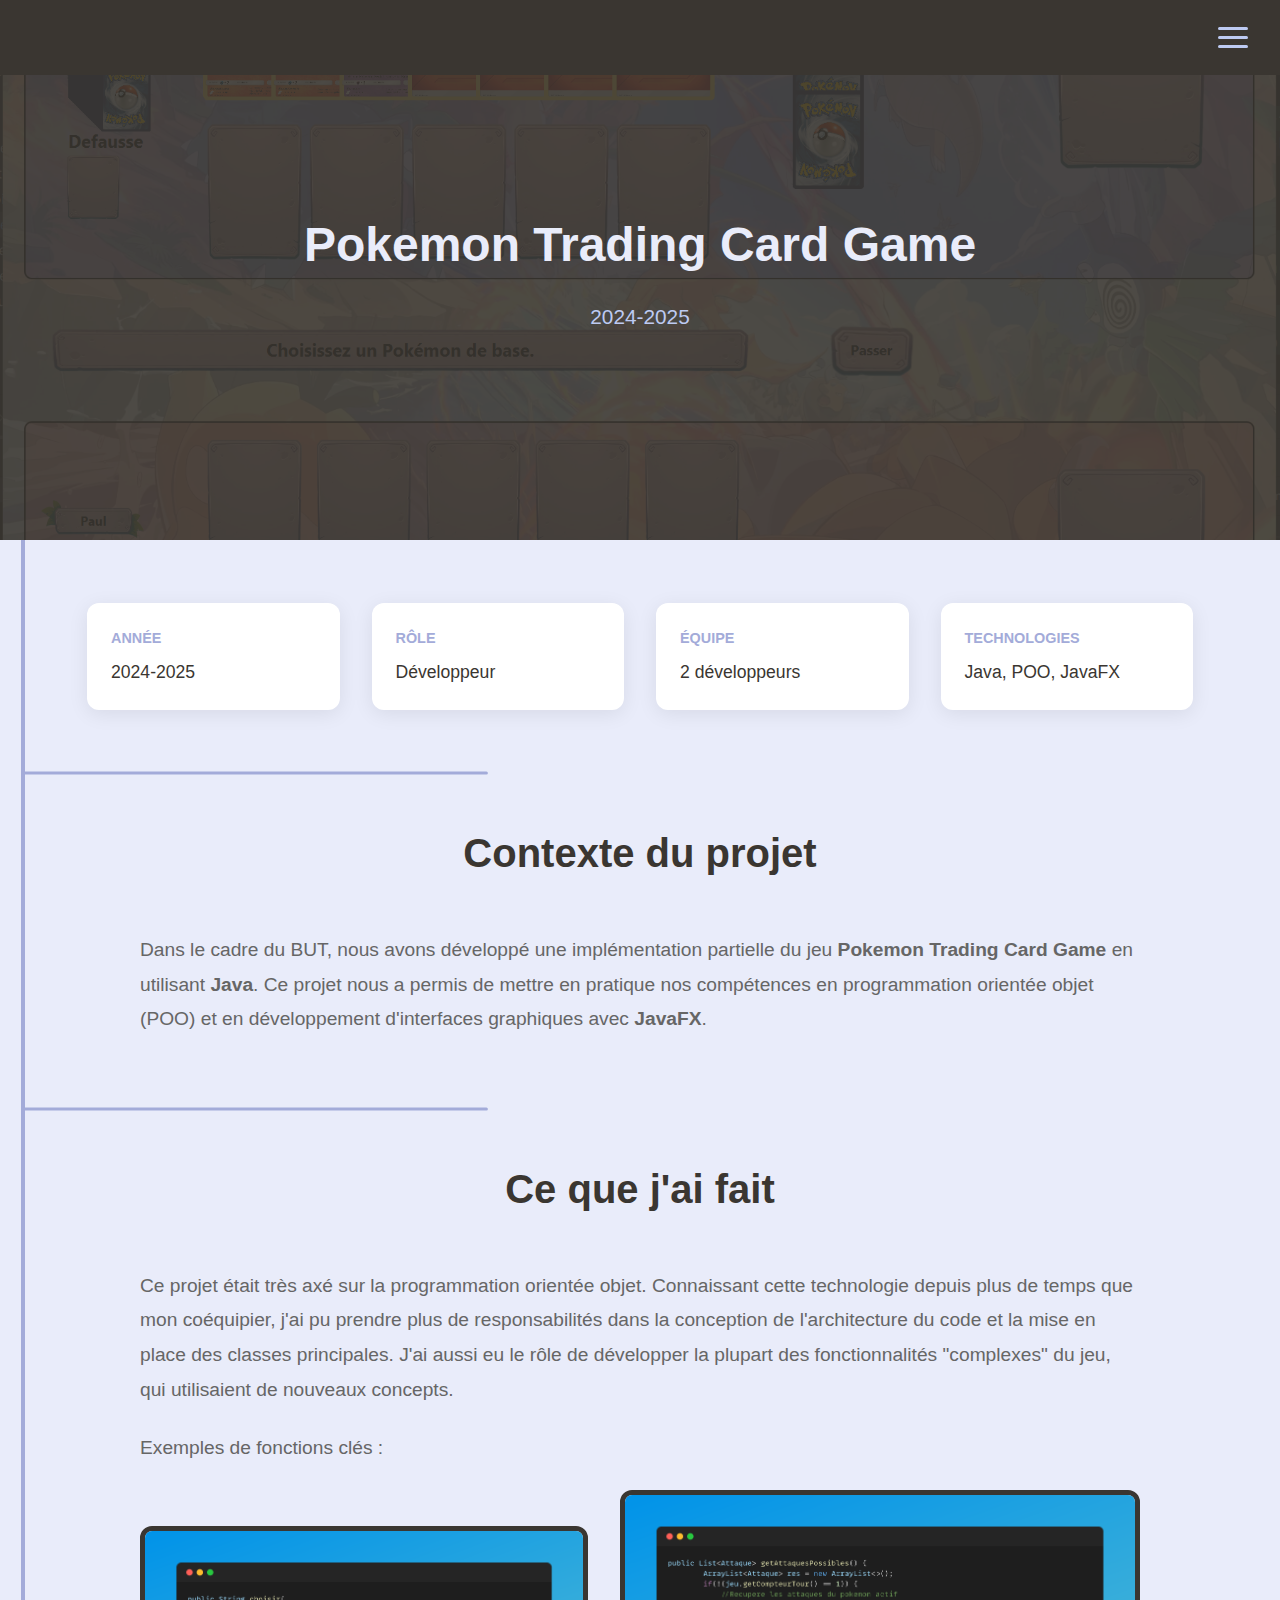
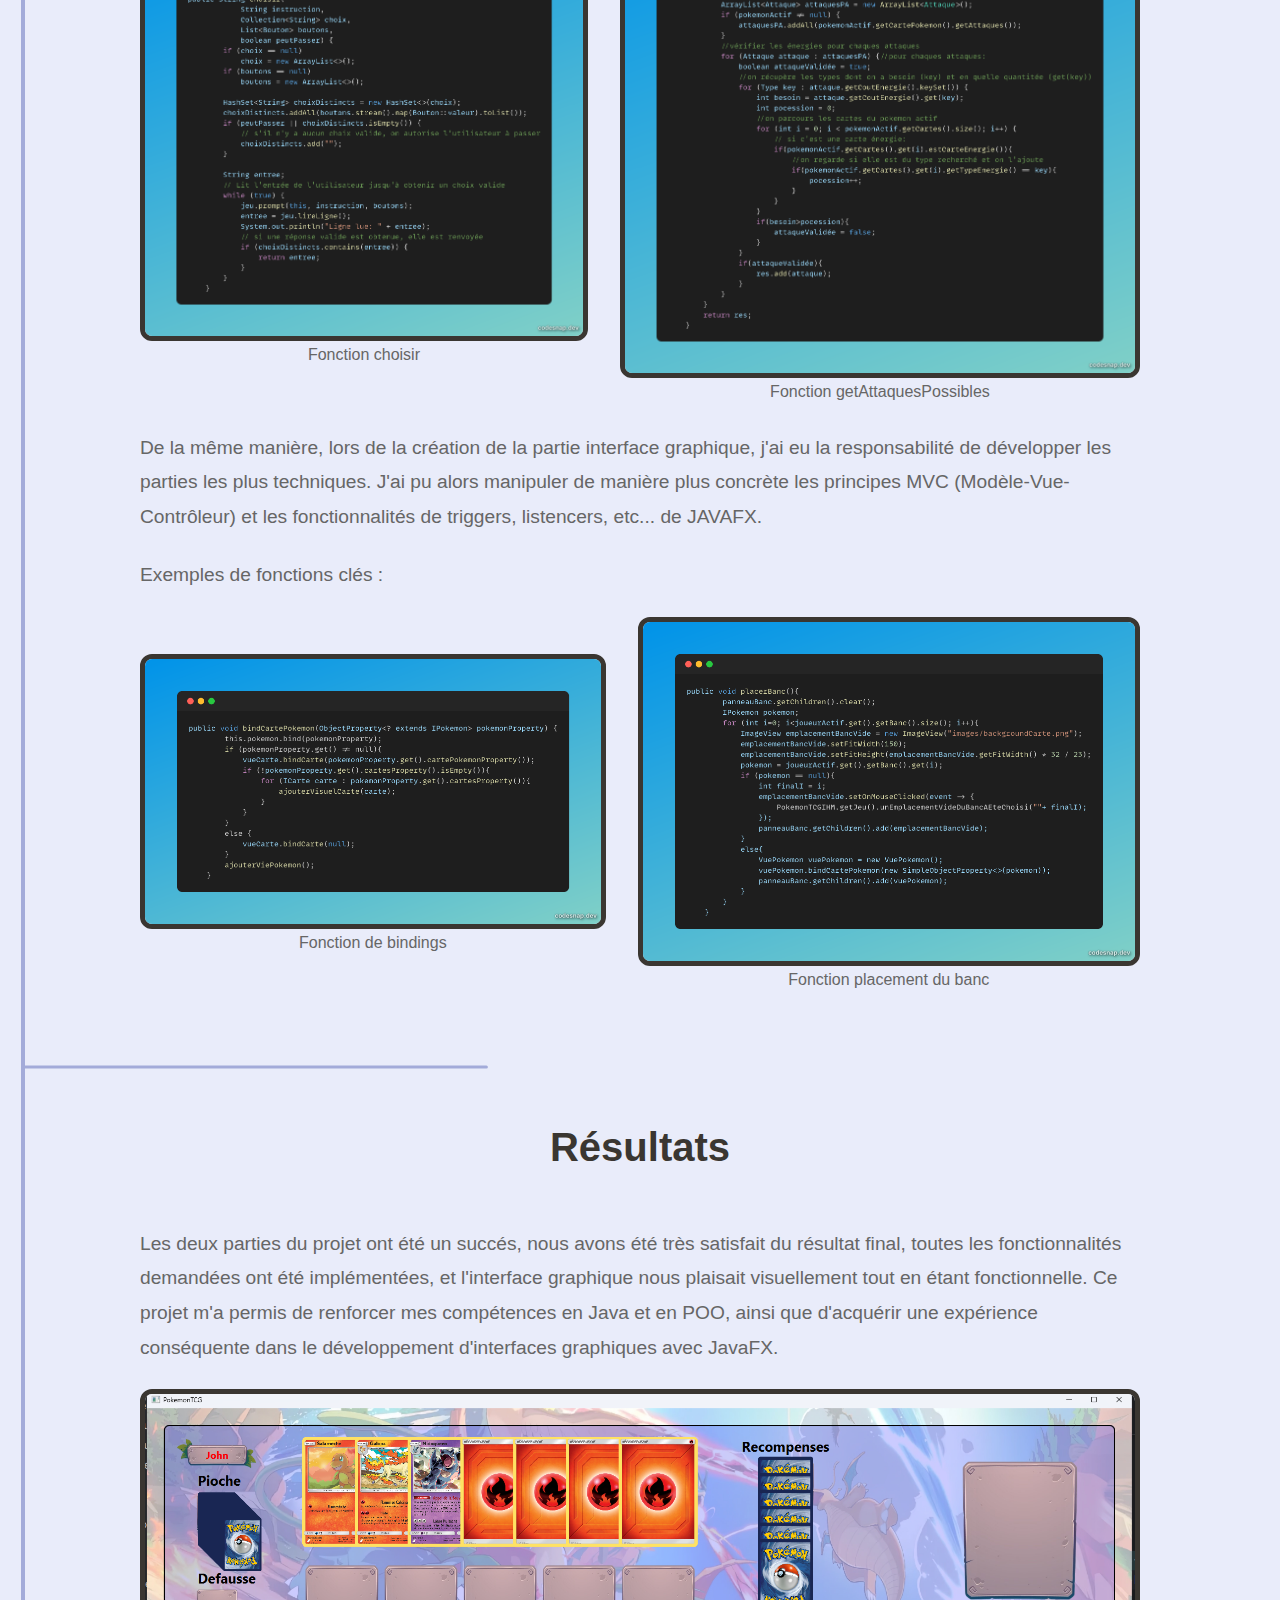
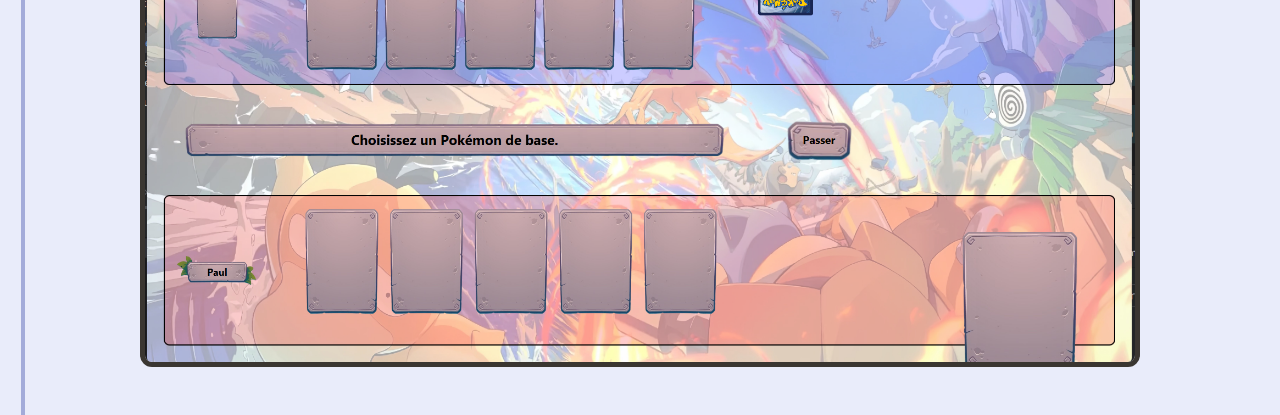
<file: html/pkmTCG.html>
<!DOCTYPE html>
<html lang="fr">
<head>
    <meta charset="UTF-8">
    <meta name="viewport" content="width=device-width, initial-scale=1.0">
    <title>Pokemon Trading Card Game</title>
    <link rel="stylesheet" href="../css/commun.css">
    <link rel="stylesheet" href="../css/realisations/pkmTCG/realisationPkmTCG.css">
    <link rel="stylesheet" href="../css/realisations/realisations.css">
</head>
<body>
    <header>
        <div class="burger-container">
            <div class="burger" id="burger">
                <span></span>
                <span></span>
                <span></span>
            </div>
        </div>
    </header>

    <nav id="nav">
        <a href="../index.html#accueil">Accueil</a>
        <a href="#contexte">Contexte</a>
        <a href="#contribution">Contribution</a>
        <a href="#resultats">Résultats</a>

    </nav>

    <svg class="cable-svg" id="cable-svg"></svg>

    <section class="realisation-hero">
        <div>
            <h1>Pokemon Trading Card Game</h1>
            <p>2024-2025</p>
        </div>
    </section>

    <section class="section">
        <div class="project-details">
            <div class="detail-card">
                <h3>Année</h3>
                <p>2024-2025</p>
            </div>
            <div class="detail-card">
                <h3>Rôle</h3>
                <p>Développeur</p>
            </div>
            <div class="detail-card">
                <h3>Équipe</h3>
                <p>2 développeurs</p>
            </div>
            <div class="detail-card">
                <h3>Technologies</h3>
                <p>Java, POO, JavaFX</p>
            </div>
        </div>
    </section>

    <section class="section" id="contexte">
        <h2 class="section-title">Contexte du projet</h2>
        <div class="project-content">
            <p>
                Dans le cadre du BUT, nous avons développé une implémentation partielle du jeu <strong>Pokemon Trading Card Game</strong> en utilisant <strong>Java</strong>.
                Ce projet nous a permis de mettre en pratique nos compétences en programmation orientée objet (POO) et en développement d'interfaces graphiques avec <strong>JavaFX</strong>.
            </p>
        </div>
    </section>

    <section class="section" id="contribution">
        <h2 class="section-title">Ce que j'ai fait</h2>
        <div class="project-content">
            <p>
                Ce projet était très axé sur la programmation orientée objet. Connaissant cette technologie depuis plus de temps que mon coéquipier,
                j'ai pu prendre plus de responsabilités dans la conception de l'architecture du code et la mise en place des classes principales.
                J'ai aussi eu le rôle de développer la plupart des fonctionnalités "complexes" du jeu, qui utilisaient de nouveaux concepts.
            </p>
            <p>Exemples de fonctions clés :</p>
            <div class="trace-images-container">
                <div class="trace-image-container">
                    <img src="../css/images/realisations/pkmTCG/choisir.png" alt="fonctionChoisir" class="project-image">
                    <p>Fonction choisir</p>
                </div>
                <div class="trace-image-container">
                    <img src="../css/images/realisations/pkmTCG/getAttaquesPossibles.png" alt="fonctionChoisir" class="project-image">
                    <p>Fonction getAttaquesPossibles</p>
                </div>
            </div>

            <p>
                De la même manière, lors de la création de la partie interface graphique, j'ai eu la responsabilité de développer les parties les plus techniques.
                J'ai pu alors manipuler de manière plus concrète les principes MVC (Modèle-Vue-Contrôleur) et les fonctionnalités de triggers, listencers, etc... de JAVAFX.
            </p>
            <p>Exemples de fonctions clés :</p>
            <div class="trace-images-container">
                <div class="trace-image-container">
                    <img src="../css/images/realisations/pkmTCG/bindCartePorkemon.png" alt="fonctionBindCarte" class="project-image">
                    <p>Fonction de bindings</p>
                </div>
                <div class="trace-image-container">
                    <img src="../css/images/realisations/pkmTCG/placerBanc.png" alt="fonctionPlacerBanc" class="project-image">
                    <p>Fonction placement du banc</p>
                </div>
            </div>
        </div>
    </section>

    <section class="section" id="resultats">
        <h2 class="section-title">Résultats</h2>
        <div class="project-content">
            <p>
                Les deux parties du projet ont été un succés, nous avons été très satisfait du résultat final, toutes les fonctionnalités demandées ont été implémentées, et l'interface
                graphique nous plaisait visuellement tout en étant fonctionnelle.
                Ce projet m'a permis de renforcer mes compétences en Java et en POO, ainsi que d'acquérir une expérience conséquente dans le développement d'interfaces graphiques avec JavaFX.
            </p>
            <div class="trace-images-container">
                <div class="trace-image-container">
                    <img src="../css/images/realisations/pkmTCG/pkmTCGGeneral.png" alt="pkmTCGGeneral" class="project-image">
                </div>
            </div>
        </div>
    </section>
    <script src="../js/commun.js"></script>

</body>
</html>
</file>
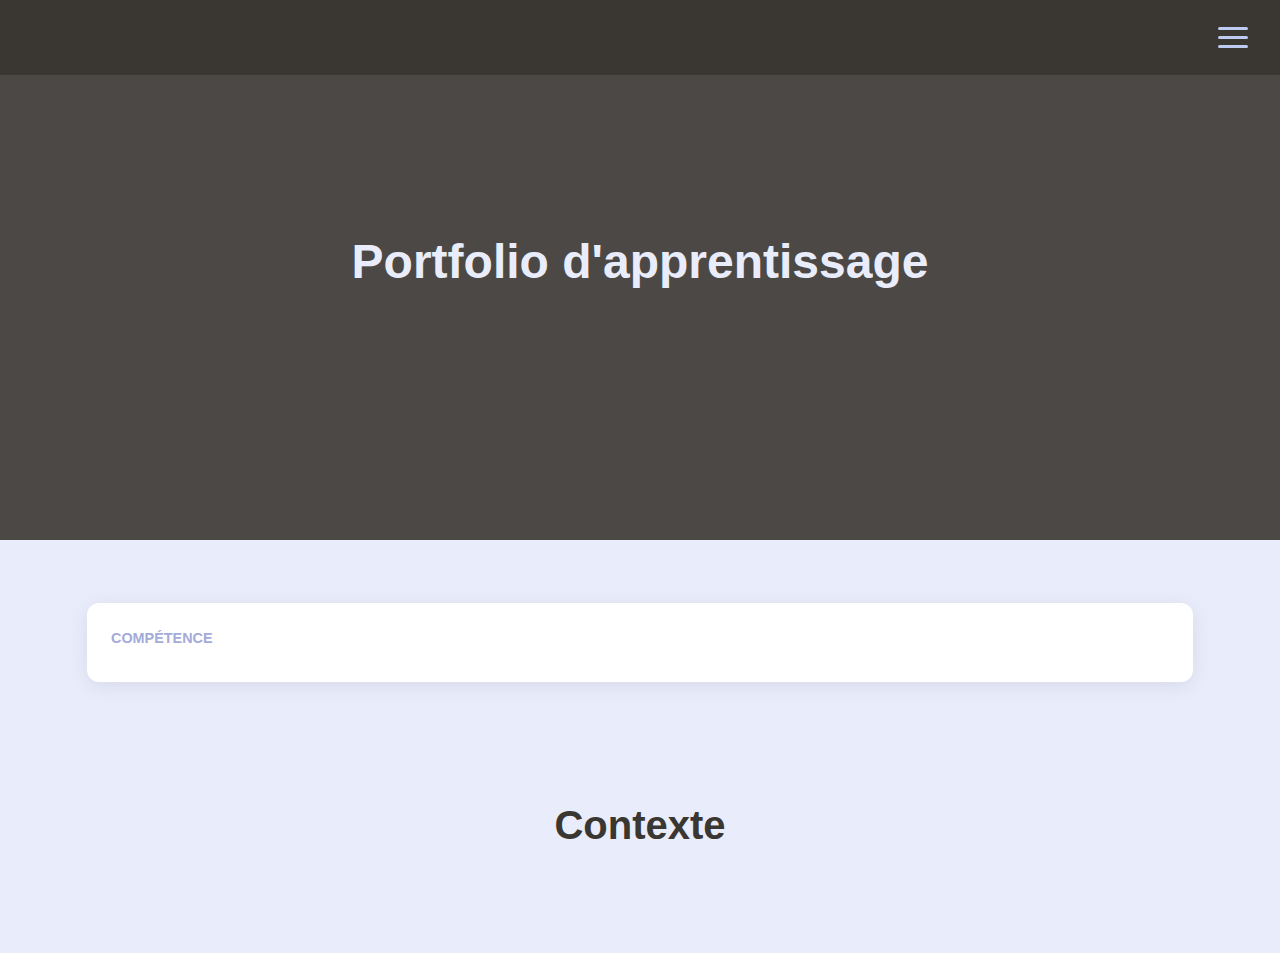
<file: html/portfolioApprentissage.html>
<!DOCTYPE html>
<html lang="en">
<head>
    <meta charset="UTF-8">
    <title><!DOCTYPE html>
        <html lang="fr">
        <head>
        <meta charset="UTF-8">
        <meta name="viewport" content="width=device-width, initial-scale=1.0">
        <title>Portfolio d'apprentissage</title>
    <link rel="stylesheet" href="../css/commun.css">
    <link rel="stylesheet" href="../css/realisations/realisations.css">
</head>
<body>
<header>
    <div class="burger-container">
        <div class="burger" id="burger">
            <span></span>
            <span></span>
            <span></span>
        </div>
    </div>
</header>

<nav id="nav">
    <a href="../index.html#accueil">Accueil</a>
</nav>

<section class="realisation-hero">
    <div>
        <h1>Portfolio d'apprentissage</h1>
    </div>
</section>

<section class="section">
    <div class="project-details">
        <div class="detail-card">
            <h3>Compétence</h3>
            <p></p>
        </div>
    </div>
</section>

<section class="section" id="contexte">
    <h2 class="section-title">Contexte</h2>
    <div class="project-content">
        <p></p>
    </div>
</section>


</body>
</html>
</title>
</head>
<body>

</body>
</html>
</file>
<file: css/commun.css>
:root {
  --color-primary: #3A3631;
  --color-secondary: #BDCAF2;
  --color-accent: #A3ABD9;
  --color-gold: #A68521;
  --color-light: #E9ECFA;
  --color-text-light: #E9ECFA;
}

* {
  margin: 0;
  padding: 0;
  box-sizing: border-box;
}

body {
  font-family: -apple-system, BlinkMacSystemFont, 'Segoe UI', 'Roboto', 'Oxygen', 'Ubuntu', 'Cantarell', sans-serif;
  background: var(--color-light);
  color: var(--color-primary);
  line-height: 1.6;
}
.cable-svg {
  position: absolute;
  top: 0;
  left: 0;
  width: 100%;
  pointer-events: none;
  z-index: 1;
}


header {
  position: fixed;
  width: 100%;
  top: 0;
  display: flex;
  justify-content: flex-end;
  z-index: 1000;
  background: var(--color-primary);
  padding: 0.5rem 0;
}

.burger-container {
  padding: 1.2rem 2rem;
}

.burger {
  width: 30px;
  cursor: pointer;
  display: flex;
  flex-direction: column;
  gap: 6px;
}

.burger span {
  height: 3px;
  background: var(--color-secondary);
  width: 100%;
  display: block;
  border-radius: 3px;
}

nav {
  position: fixed;
  top: 0;
  right: -280px;
  width: 280px;
  height: 100%;
  background: var(--color-primary);
  padding-top: 100px;
  display: flex;
  flex-direction: column;
  z-index: 1005;
  transition: right 0.3s ease;
}

nav.open {
  right: 0;
}

nav a {
  color: var(--color-text-light);
  text-decoration: none;
  padding: 1.2rem 2rem;
  font-size: 1.1rem;
}

nav a:hover {
  background: rgba(189, 202, 242, 0.1);
}

.section {
  padding: 3rem 2rem;
  max-width: 1200px;
  margin: 0 auto;
  position: relative;
  z-index: 2;
}

.section-title {
  font-size: 2.5rem;
  margin-bottom: 3rem;
  text-align: center;
}

footer {
  background: var(--color-primary);
  padding: 2rem 0;
  text-align: center;
  position: relative;
  z-index: 2;
}

footer p {
  color: var(--color-text-light);
}

footer a {
  color: var(--color-secondary);
  text-decoration: none;
  margin: 0 1rem;
}

footer a:hover {
  color: white;
}

@media (max-width: 768px) {
  .section {
    padding: 4rem 1.5rem;
  }
}

a {
  color: #666;
}
</file>
<file: css/index/index.css>
.hero {
    min-height: 100vh;
    display: flex;
    align-items: center;
    justify-content: center;
    background: url('../images/index/imageHero.png') no-repeat center center;
    background-size: cover;
    padding: 0 2rem;
    position: relative;
    z-index: 2;
    margin-top: 4rem;
}

.hero::before {
    content: '';
    position: absolute;
    top: 0;
    left: 0;
    right: 0;
    bottom: 0;
    background: rgba(58, 54, 49, 0.90);
    z-index: -1;
}

.hero-content {
    display: flex;
    align-items: center;
    margin-top: -8em;
    gap: 4rem;
    max-width: 1200px;
    position: relative;
    z-index: 1;
}

.profile-pic {
    width: 220px;
    height: 220px;
    border-radius: 50%;
    background: url('../images/index/ppLinkedin.jpg') no-repeat center/cover;
    border: 6px solid var(--color-accent);
    flex-shrink: 0;
}

.hero-text {
    color: var(--color-text-light);
}

.hero-text h1 {
    font-size: 3.3rem;
    margin-bottom: 1rem;
    font-weight: 700;
}

.hero-text .subtitle {
    font-size: 1.7rem;
    color: var(--color-secondary);
    margin-bottom: 1.5rem;
}

.hero-text p {
    font-size: 1.5rem;
    max-width: 700px;
    line-height: 1.7;
}

.presentation-content {
    max-width: 1000px;
    margin: 0 auto;
    text-align: center;
}

.presentation-content p {
    font-size: 1.5rem;
    line-height: 1.8;
    margin-bottom: 1.5rem;
    color: #666;
}
.timeline-image {
    width: 32px;  /* Réduit de 48px à 32px */
    height: 32px;
    margin-right: 1rem;
    display: flex;
    align-items: center;
    justify-content: center;
    flex-shrink: 0;
    border-radius: 6px;  /* Ajusté proportionnellement */
    background: transparent;
    overflow: visible;             /* allow svg effects without clipping */
    position: absolute;
    left: -4rem; /* garde la même position visuelle que précédemment */
    top: 50%;                 /* centrer verticalement par rapport à l'item */
    transform: translateY(-50%);
    z-index: 3;               /* s'assurer que l'icône est au-dessus de la ligne */
}

.timeline-image img {
    width: 32px;  /* Réduit de 48px à 32px */
    height: 32px;
    object-fit: contain;
    display: block;
}

/* Icônes SVG utilisées comme "marker" */
.timeline-image svg {
    width: 32px;
    height: 32px;
    display: block;
    color: var(--color-accent);
    fill: currentColor; /* permet de colorer les paths via currentColor */
}

.timeline {
    max-width: 1000px;
    margin: 0 auto;
    position: relative;
    padding-left: 4rem; /* Réduit aussi pour s'adapter */
    display: flex;
    flex-direction: column;
    gap: 2rem;
}

.timeline-item {
    position: relative;
    z-index: 1; /* garde le contenu au-dessus du background mais sous l'icône */
}

.timeline::before {
    content: '';
    position: absolute;
    left: 3rem; /* Ajusté */
    top: 0;
    bottom: 0;
    width: 2px;
    background: rgba(189, 202, 242, 0.3);
}

/* masquer l'ancien marker si toujours présent */
.timeline-marker {
    display: none;
}

.timeline-content h3 {
    color: var(--color-accent);
    font-size: 1.3rem;
    margin-bottom: 0.3rem;
    font-weight: 500;
}

.timeline-content h4 {
    font-size: 1.5rem;
    margin-bottom: 0.8rem;
    color: var(--color-primary);
}

.timeline-content p {
    font-size: 1.2rem;
    color: #666;
    line-height: 1.8;
}

.realisations-grid {
    display: grid;
    grid-template-columns: repeat(auto-fit, minmax(320px, 1fr));
    gap: 2.5rem;
}

.realisation-card {
    background: white;
    border-radius: 12px;
    overflow: hidden;
    box-shadow: 0 4px 20px rgba(0, 0, 0, 0.08);
    text-decoration: none;
    color: inherit;
    transition: transform 0.3s ease, box-shadow 0.3s ease;
}

.realisation-card:hover {
    transform: translateY(-5px);
    box-shadow: 0 8px 30px rgba(0, 0, 0, 0.12);
}

.realisation-image {
    width: 100%;
    height: 200px;
    background: var(--color-light);
    display: flex;
    align-items: center;
    justify-content: center;
}

.realisation-image img {
    width: 100%;
    height: 100%;
    object-fit: cover;
}

.realisation-image svg {
    width: 60px;
    height: 60px;
    color: var(--color-accent);
}

.realisation-content {
    padding: 1.5rem;
}

.realisation-content h3 {
    color: var(--color-primary);
    margin-bottom: 0.8rem;
    font-size: 1.4rem;
}

.realisation-content p {
    color: #666;
    margin-bottom: 1rem;
    line-height: 1.6;
}

.realisation-tags {
    display: flex;
    flex-wrap: wrap;
    gap: 0.5rem;
}

.tag {
    background: var(--color-light);
    color: var(--color-primary);
    padding: 0.3rem 0.8rem;
    border-radius: 20px;
    font-size: 0.85rem;
    font-weight: 500;
}

.future-projects {
    display: grid;
    grid-template-columns: repeat(auto-fit, minmax(300px, 1fr));
    gap: 2rem;
}

.future-card {
    text-align: center;
    padding: 2rem;
}

.future-icon {
    width: 80px;
    height: 80px;
    margin: 0 auto 1.5rem;
    background: rgba(189, 202, 242, 0.2);
    border-radius: 50%;
    display: flex;
    align-items: center;
    justify-content: center;
    color: var(--color-accent);
}

.future-card h3 {
    font-size: 1.3rem;
    margin-bottom: 1rem;
    color: var(--color-primary);
}

.future-card p {
    color: #666;
    line-height: 1.7;
}

.cv-content {
    text-align: center;
    max-width: 600px;
    margin: 0 auto;
}

.cv-content p {
    font-size: 1.1rem;
    margin-bottom: 2rem;
    color: #666;
}

.cv-actions {
    display: flex;
    gap: 1rem;
    justify-content: center;
    flex-wrap: wrap;
}

.btn {
    display: inline-flex;
    align-items: center;
    gap: 0.6rem;
    padding: 1rem 2rem;
    border-radius: 50px;
    font-weight: 500;
    text-decoration: none;
    transition: all 0.3s ease;
    border: none;
    cursor: pointer;
    font-size: 1rem;
}

.btn svg {
    flex-shrink: 0;
}

.btn--primary {
    background: var(--color-primary);
    color: white;
}

.btn--primary:hover {
    background: #2f2b27;
    box-shadow: 0 4px 15px rgba(0, 0, 0, 0.15);
}

.btn--secondary {
    background: white;
    color: var(--color-primary);
    border: 1px solid rgba(189, 202, 242, 0.3);
}

.btn--secondary:hover {
    background: var(--color-light);
}

#cv{
    display: flex;
    flex-direction: column;
    gap: 2rem;
}

.cv-image{
    display: flex;
    justify-content: center;
}

.cv-image img {
    width: 40%;
    border: solid var(--color-primary) 4px;
    border-radius: 12px;
}

/* Modal pour zoom d'image */
.image-modal {
    display: none;
    position: fixed;
    z-index: 9999;
    padding-top: 60px;
    left: 0;
    top: 0;
    width: 100%;
    height: 100%;
    overflow: auto;
    background-color: rgba(0, 0, 0, 0.9);
}

.modal-content {
    margin: auto;
    display: block;
    width: 80%;
    max-width: 900px;
    animation: zoom 0.3s;
}

@keyframes zoom {
    from {
        transform: scale(0.5);
        opacity: 0;
    }
    to {
        transform: scale(1);
        opacity: 1;
    }
}

.close-modal {
    position: absolute;
    top: 20px;
    right: 40px;
    color: #f1f1f1;
    font-size: 40px;
    font-weight: bold;
    transition: 0.3s;
    cursor: pointer;
}

.close-modal:hover,
.close-modal:focus {
    color: #bbb;
}

/* Responsive */
@media only screen and (max-width: 700px) {
    .modal-content {
        width: 100%;
    }
}

@media (max-width: 768px) {
    .hero {
        padding-top: 100px;
    }

    .hero-content {
        flex-direction: column;
        text-align: center;
        gap: 2rem;
    }

    .profile-pic {
        width: 180px;
        height: 180px;
    }

    .hero-text h1 {
        font-size: 2rem;
    }

    .realisations-grid,
    .future-projects {
        grid-template-columns: 1fr;
    }

    .timeline {
        padding-left: 1.5rem;
    }

    /* Ajustement pour petits écrans : rapprocher l'icône et conserver le centrage */
    .timeline-image {
        left: -2rem;
        top: 50%;
        transform: translateY(-50%);
    }

    .cv-actions {
        flex-direction: column;
    }
}
</file>
<file: css/realisations/encheres/realisationAppliEncheres.css>
.realisation-hero {
    min-height: 50vh;
    display: flex;
    align-items: center;
    justify-content: center;
    background: url("../../images/realisations/encheres/AppliEnchereGeneral.png") no-repeat;
    background-size: cover;
    padding: 2rem;
    position: relative;
    z-index: 2;
    text-align: center;
}
</file>
<file: css/realisations/realisations.css>
.realisation-hero::before {
    content: '';
    position: absolute;
    top: 0;
    left: 0;
    right: 0;
    bottom: 0;
    background: rgba(58, 54, 49, 0.90);
    z-index: -1;
}

.realisation-hero h1 {
    font-size: 3rem;
    color: var(--color-text-light);
    margin-bottom: 1rem;
}

.realisation-hero p {
    font-size: 1.3rem;
    color: var(--color-secondary);
}

.project-details {
    display: grid;
    grid-template-columns: repeat(auto-fit, minmax(250px, 1fr));
    gap: 2rem;
    padding: 15px;
}

.comp {
    text-align: center;
}

.detail-card {
    background: white;
    padding: 1.5rem;
    border-radius: 12px;
    box-shadow: 0 4px 20px rgba(0, 0, 0, 0.08);
}

.detail-card h3 {
    color: var(--color-accent);
    font-size: 0.9rem;
    margin-bottom: 0.5rem;
    text-transform: uppercase;
    font-weight: 600;
}

.detail-card p {
    color: var(--color-primary);
    font-size: 1.1rem;
    font-weight: 500;
}

.project-content {
    max-width: 1000px;
    margin: 0 auto;
}

.project-content h2 {
    font-size: 2rem;
    margin-bottom: 1.5rem;
    color: var(--color-primary);
}

.project-content p {
    font-size: 1.2rem;
    line-height: 1.8;
    margin-bottom: 1.5rem;
    color: #666;
}

.project-content ul {
    margin-bottom: 2rem;
    padding-left: 1.5rem;
}

.project-content li {
    font-size: 1.1rem;
    line-height: 1.8;
    margin-bottom: 0.8rem;
    color: #666;
}

.project-images {
    display: grid;
    grid-template-columns: repeat(auto-fit, minmax(300px, 1fr));
    gap: 2rem;
    margin: 3rem 0;
}

.project-image-placeholder {
    width: 100%;
    height: 250px;
    background: var(--color-light);
    border-radius: 12px;
    display: flex;
    align-items: center;
    justify-content: center;
    color: var(--color-accent);
    font-size: 4rem;
}

.back-link {
    display: inline-flex;
    align-items: center;
    gap: 0.5rem;
    color: var(--color-accent);
    text-decoration: none;
    font-weight: 500;
    margin-bottom: 2rem;
    transition: color 0.3s ease;
}

.back-link:hover {
    color: var(--color-primary);
}

.trace-images-container{
    display: flex;
    align-items: center;
    gap: 2rem;
}

.trace-image-container{
    display: flex;
    flex-direction: column;
    align-items: center;
}

.trace-images-container img{
    max-width: 100%;
    height: auto;
    border-radius: 12px;
    border-color: var(--color-primary);
    border-style: solid;
    border-width: 5px;
}

.trace-image-container p{
    font-size: 16px;
    text-align: center;
}

@media (max-width: 768px) {
    .realisation-hero h1 {
        font-size: 2rem;
    }

    .project-details {
        grid-template-columns: 1fr;
    }

    .project-images {
        grid-template-columns: 1fr;
    }
}
.realisation-hero {
    min-height: 60vh;
    display: flex;
    align-items: center;
    justify-content: center;
    background-size: cover;
    background-position: center;
    padding: 2rem;
    position: relative;
    z-index: 2;
    text-align: center;
}
</file>
<file: css/others/contact.css>
.contact-section {
    display: flex;
    flex-direction: column;
    align-items: center;
    padding-top: 6rem; /* pour compenser le header fixe */
}

.contact-card {
    background: rgba(255, 255, 255, 0.9);
    border-radius: 16px;
    padding: 2.5rem 3rem;
    max-width: 600px;
    width: 100%;
    box-shadow: 0 18px 40px rgba(0, 0, 0, 0.12);
    border: 1px solid rgba(163, 171, 217, 0.4);
}
.contact-list {
    list-style: none;
    display: flex;
    flex-direction: column;
    gap: 1.1rem;
}

.contact-list li {
    display: flex;
    flex-wrap: wrap;
    align-items: center;
    gap: 0.6rem;
    font-size: 1rem;
}

.contact-list .label {
    font-weight: 600;
    color: var(--color-primary);
    min-width: 100px;
}

.contact-list a {
    color: var(--color-accent);
    text-decoration: none;
    position: relative;
}

.contact-list a::after {
    content: "";
    position: absolute;
    left: 0;
    bottom: -2px;
    width: 0;
    height: 2px;
    background: var(--color-gold);
    transition: width 0.25s ease;
}

.contact-list a:hover::after {
    width: 100%;
}

@media (max-width: 600px) {
    .contact-card {
        padding: 2rem 1.5rem;
    }

    .contact-list li {
        align-items: flex-start;
    }

    .contact-list .label {
        min-width: 80px;
    }
}
</file>
<file: css/realisations/ndi2025/realisationNdi2025.css>
.realisation-hero {
    min-height: 50vh;
    display: flex;
    align-items: center;
    justify-content: center;
    background: url("../../images/realisations/ndi2025/siteNDIGeneral.png") no-repeat;
    background-size: cover;
    padding: 2rem;
    position: relative;
    z-index: 2;
    text-align: center;
}
</file>
<file: css/realisations/pkmTCG/realisationPkmTCG.css>
.realisation-hero {
    min-height: 50vh;
    display: flex;
    align-items: center;
    justify-content: center;
    background: url("../../images/realisations/pkmTCG/pkmTCGGeneral.png") no-repeat;
    background-size: cover;
    padding: 2rem;
    position: relative;
    z-index: 2;
    text-align: center;
}
</file>
